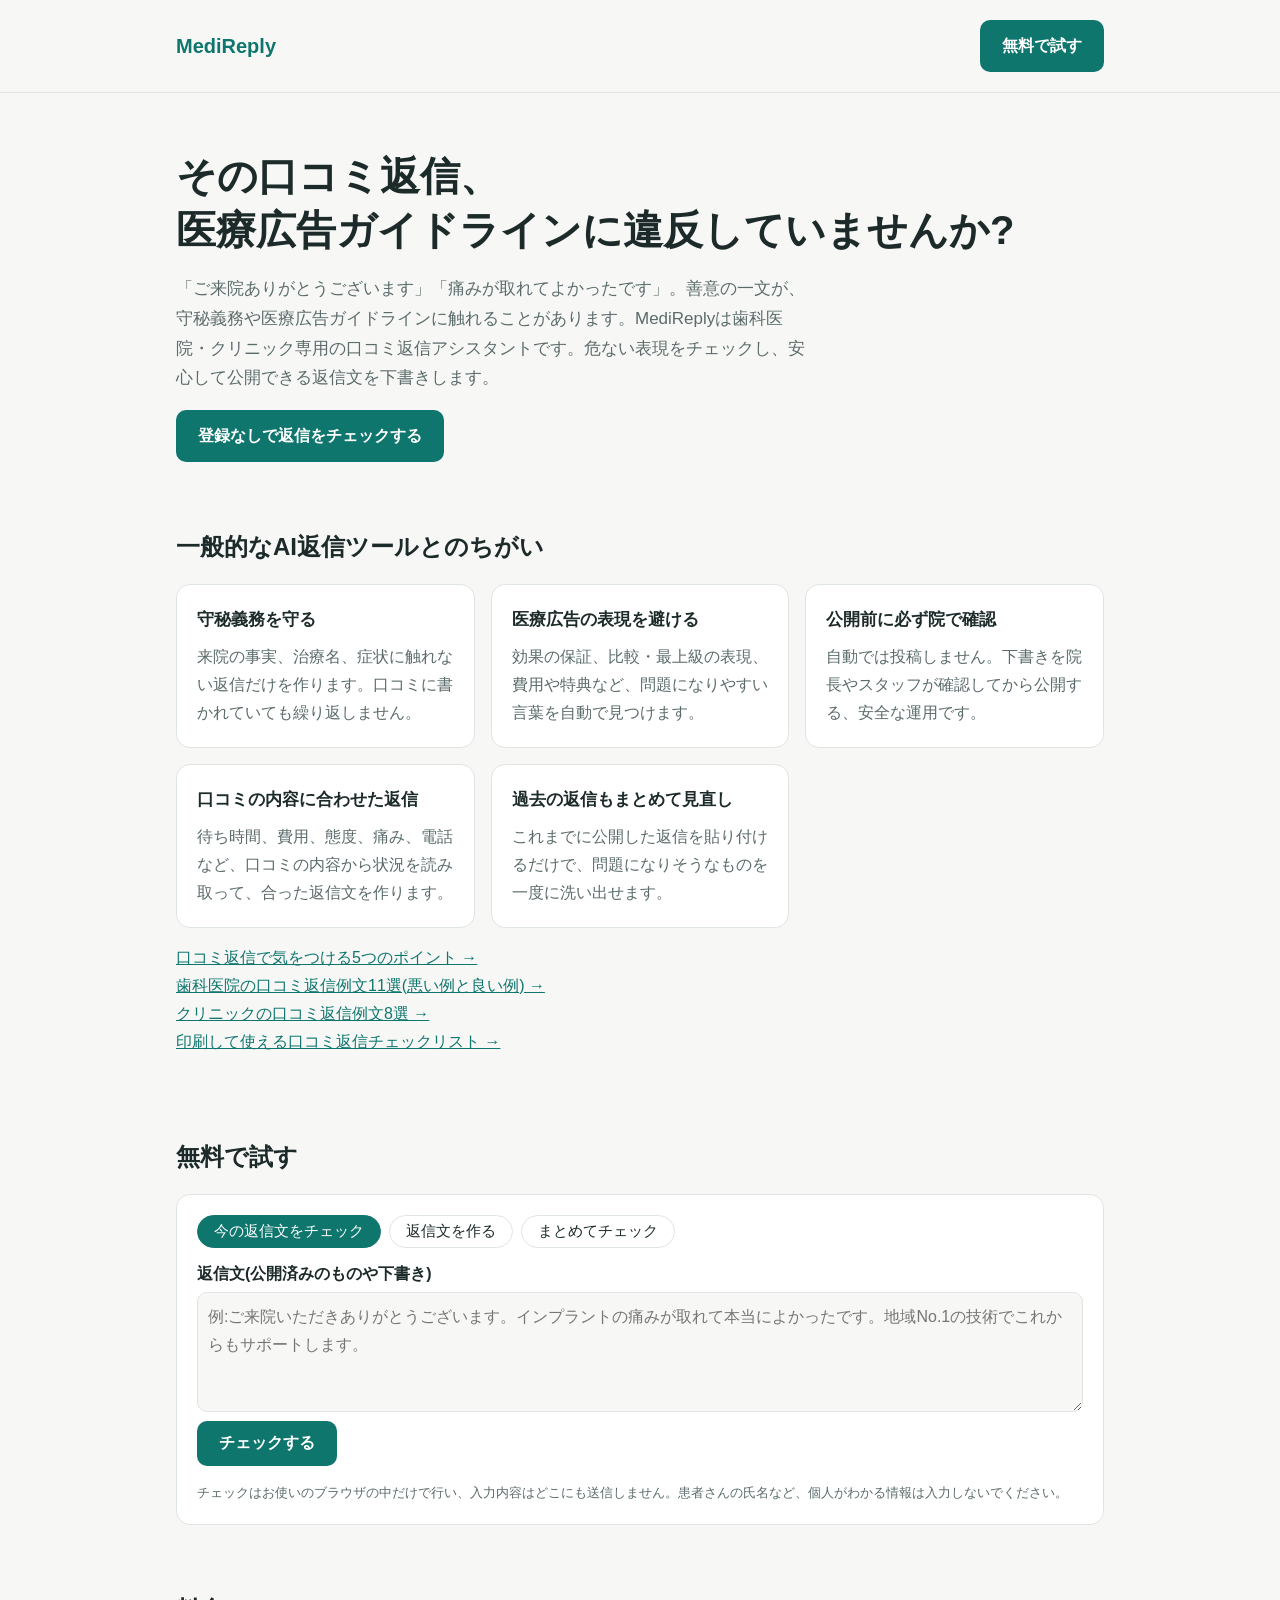
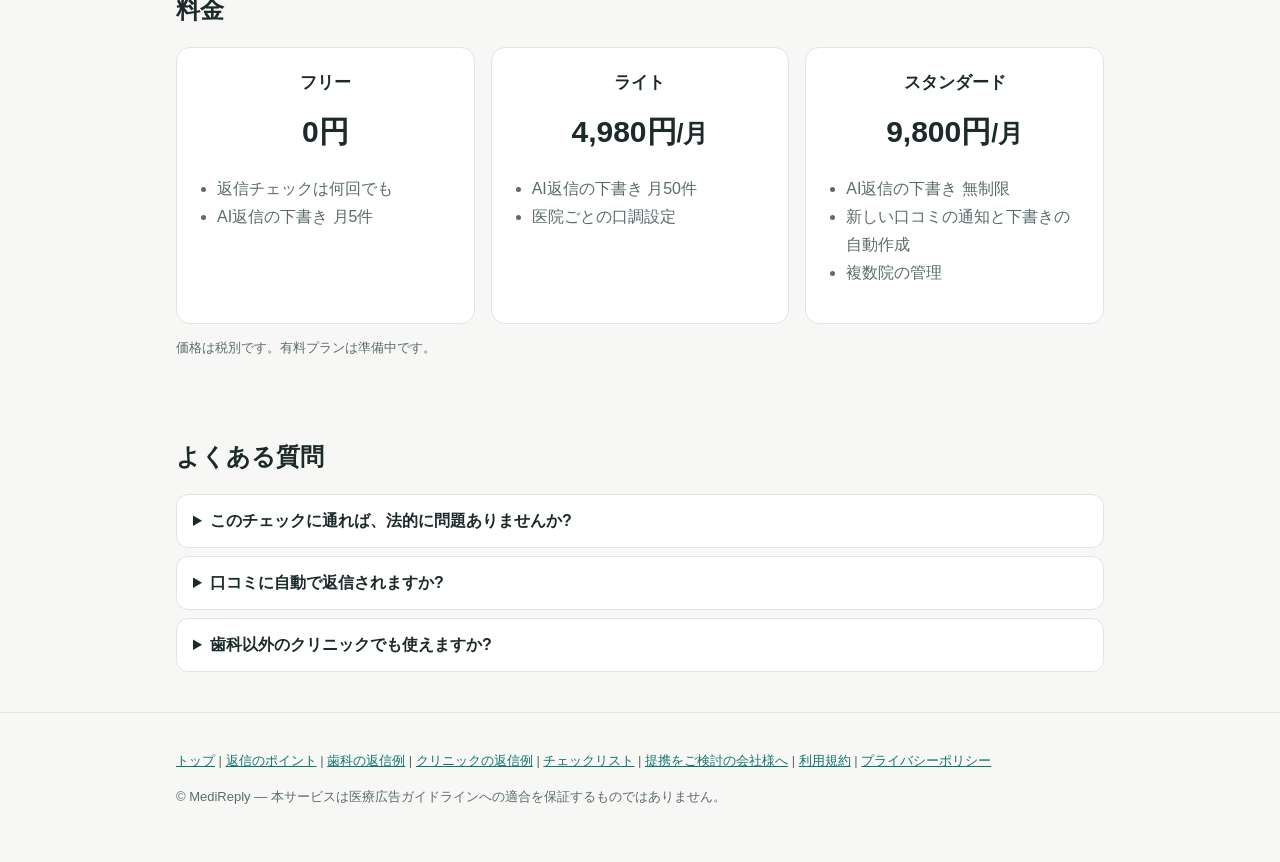
<file: index.html>
<!doctype html>
<html lang="ja">
<head>
<meta charset="utf-8">
<meta name="viewport" content="width=device-width, initial-scale=1">
<title>MediReply | 歯科・クリニックの口コミ返信を、医療広告ガイドラインに沿って</title>
<meta name="description" content="歯科医院・クリニック専用の口コミ返信アシスタント。守秘義務や医療広告ガイドラインに引っかかりやすい表現を自動でチェックし、安全な返信文を下書きします。">
<link rel="stylesheet" href="style.css">
</head>
<body>
<header><div class="wrap"><div class="logo">MediReply</div><a class="btn" href="#tool">無料で試す</a></div></header>

<main class="wrap">
  <div class="hero">
    <h1>その口コミ返信、<br>医療広告ガイドラインに違反していませんか?</h1>
    <p>「ご来院ありがとうございます」「痛みが取れてよかったです」。善意の一文が、守秘義務や医療広告ガイドラインに触れることがあります。MediReplyは歯科医院・クリニック専用の口コミ返信アシスタントです。危ない表現をチェックし、安心して公開できる返信文を下書きします。</p>
    <a class="btn" href="#tool">登録なしで返信をチェックする</a>
  </div>

  <section>
    <h2>一般的なAI返信ツールとのちがい</h2>
    <div class="grid">
      <div class="card"><h3>守秘義務を守る</h3><p>来院の事実、治療名、症状に触れない返信だけを作ります。口コミに書かれていても繰り返しません。</p></div>
      <div class="card"><h3>医療広告の表現を避ける</h3><p>効果の保証、比較・最上級の表現、費用や特典など、問題になりやすい言葉を自動で見つけます。</p></div>
      <div class="card"><h3>公開前に必ず院で確認</h3><p>自動では投稿しません。下書きを院長やスタッフが確認してから公開する、安全な運用です。</p></div>
      <div class="card"><h3>口コミの内容に合わせた返信</h3><p>待ち時間、費用、態度、痛み、電話など、口コミの内容から状況を読み取って、合った返信文を作ります。</p></div>
      <div class="card"><h3>過去の返信もまとめて見直し</h3><p>これまでに公開した返信を貼り付けるだけで、問題になりそうなものを一度に洗い出せます。</p></div>
    </div>
    <p><a href="guide.html">口コミ返信で気をつける5つのポイント →</a><br>
       <a href="examples-dental.html">歯科医院の口コミ返信例文11選(悪い例と良い例) →</a><br>
       <a href="examples-clinic.html">クリニックの口コミ返信例文8選 →</a><br>
       <a href="checklist.html">印刷して使える口コミ返信チェックリスト →</a></p>
  </section>

  <section id="tool">
    <h2>無料で試す</h2>
    <div class="card">
      <div class="tabs" role="tablist">
        <button class="tab" role="tab" aria-selected="true" data-pane="check">今の返信文をチェック</button>
        <button class="tab" role="tab" aria-selected="false" data-pane="draft">返信文を作る</button>
        <button class="tab" role="tab" aria-selected="false" data-pane="bulk">まとめてチェック</button>
      </div>

      <div id="pane-check">
        <label for="checkText">返信文(公開済みのものや下書き)</label>
        <textarea id="checkText" placeholder="例:ご来院いただきありがとうございます。インプラントの痛みが取れて本当によかったです。地域No.1の技術でこれからもサポートします。"></textarea>
        <p><button class="btn" id="checkBtn">チェックする</button></p>
      </div>

      <div id="pane-draft" hidden>
        <label for="review">患者さんの口コミ</label>
        <textarea id="review" placeholder="口コミの文章を貼り付けてください"></textarea>
        <div class="row">
          <div><label for="stars">星の数</label>
            <select id="stars"><option>5</option><option>4</option><option>3</option><option>2</option><option>1</option></select></div>
          <div><label for="clinic">署名(医院名)</label><input id="clinic" placeholder="例:さくら歯科クリニック 院長"></div>
        </div>
        <p><button class="btn" id="draftBtn">返信文を作る</button></p>
      </div>

      <div id="pane-bulk" hidden>
        <label for="bulkText">これまでの返信文(複数)</label>
        <textarea id="bulkText" style="min-height:220px" placeholder="返信文を、空行または「---」で区切って貼り付けてください。&#10;これまでに公開した返信を、まとめて見直せます。"></textarea>
        <p><button class="btn" id="bulkBtn">まとめてチェックする</button></p>
      </div>

      <div class="result" id="result" aria-live="polite"></div>
      <p class="note">チェックはお使いのブラウザの中だけで行い、入力内容はどこにも送信しません。患者さんの氏名など、個人がわかる情報は入力しないでください。</p>
    </div>
  </section>

  <section>
    <h2>料金</h2>
    <div class="grid">
      <div class="card price"><h3>フリー</h3><div class="yen">0円</div><ul><li>返信チェックは何回でも</li><li>AI返信の下書き 月5件</li></ul></div>
      <div class="card price"><h3>ライト</h3><div class="yen">4,980円<small>/月</small></div><ul><li>AI返信の下書き 月50件</li><li>医院ごとの口調設定</li></ul></div>
      <div class="card price"><h3>スタンダード</h3><div class="yen">9,800円<small>/月</small></div><ul><li>AI返信の下書き 無制限</li><li>新しい口コミの通知と下書きの自動作成</li><li>複数院の管理</li></ul></div>
    </div>
    <p class="note">価格は税別です。有料プランは準備中です。</p>
  </section>

  <section>
    <h2>よくある質問</h2>
    <details><summary>このチェックに通れば、法的に問題ありませんか?</summary><p>いいえ。MediReplyは問題になりやすい表現を機械的に見つける補助ツールで、法的な判断を保証するものではありません。判断に迷う場合は、所管の保健所や専門家にご相談ください。</p></details>
    <details><summary>口コミに自動で返信されますか?</summary><p>されません。患者さんの良い口コミに自動でお礼を返すこと自体が、体験談の広告と受け取られるおそれがあるという指摘もあります。MediReplyは下書きを作るだけで、公開するかどうかは必ず医院が判断します。</p></details>
    <details><summary>歯科以外のクリニックでも使えますか?</summary><p>使えます。内科、皮膚科、整形外科、美容クリニックなど、医療広告ガイドラインの対象となる医療機関に対応しています。</p></details>
  </section>
</main>

<footer><div class="wrap">
  <p><a href="index.html">トップ</a> | <a href="guide.html">返信のポイント</a> | <a href="examples-dental.html">歯科の返信例</a> | <a href="examples-clinic.html">クリニックの返信例</a> | <a href="checklist.html">チェックリスト</a> | <a href="for-partners.html">提携をご検討の会社様へ</a> | <a href="terms.html">利用規約</a> | <a href="privacy.html">プライバシーポリシー</a></p>
  <p>© MediReply — 本サービスは医療広告ガイドラインへの適合を保証するものではありません。</p>
</div></footer>

<script src="rules.js"></script>
<script src="config.js"></script>
<script>
const $ =(id) => document.getElementById(id);
const esc = (s) => s.replace(/[&<>"']/g, (c) => ({"&":"&amp;","<":"&lt;",">":"&gt;",'"':"&quot;","'":"&#39;"}[c]));

document.querySelectorAll(".tab").forEach((t) => t.addEventListener("click", () => {
  document.querySelectorAll(".tab").forEach((x) => x.setAttribute("aria-selected", x === t));
  for (const p of ["check", "draft", "bulk"]) $("pane-" + p).hidden = t.dataset.pane !== p;
  $("result").innerHTML = "";
}));

function highlight(text, findings) {
  let out = "", pos = 0;
  for (const f of findings) {
    if (f.start < pos) continue;
    out += esc(text.slice(pos, f.start));
    out += `<mark class="${f.level === "NG" ? "ng" : "warn"}">${esc(text.slice(f.start, f.end))}</mark>`;
    pos = f.end;
  }
  return out + esc(text.slice(pos));
}

function render(check, title) {
  const status = check.ok
    ? `<div class="status ok">問題になりやすい表現は見つかりませんでした${check.caution_count ? `(注意 ${check.caution_count}件)` : ""}</div>`
    : `<div class="status ng">問題になる可能性がある表現が ${check.ng_count}件 見つかりました${check.caution_count ? `(ほかに注意 ${check.caution_count}件)` : ""}</div>`;
  const list = check.findings.map((f) =>
    `<div class="finding ${f.level === "NG" ? "" : "warn"}"><b>${esc(f.level)}|${esc(f.category)}:「${esc(f.match)}」</b><br>${esc(f.reason)}<br><small>言い換えのヒント:${esc(f.suggestion)}</small></div>`).join("");
  $("result").innerHTML = (title ? `<h3>${title}</h3>` : "") + status + `<div class="reply">${highlight(check.text, check.findings)}</div>` + list;
}

// チェックはブラウザ内で行う(rules.js は rules.py から自動生成)。入力内容はどこにも送らない。
const M = window.MEDIREPLY;
const RULES = M.rules.map((r) => ({ ...r, rx: new RegExp(r.pattern, "gi") }));

function check(text) {
  const norm = (text || "").normalize("NFKC");
  const findings = [];
  for (const r of RULES) {
    r.rx.lastIndex = 0;
    let m;
    while ((m = r.rx.exec(norm))) {
      findings.push({ category: r.category, level: r.level, match: m[0], start: m.index, end: m.index + m[0].length, reason: r.reason, suggestion: r.suggestion });
      if (!m[0]) r.rx.lastIndex++;
    }
  }
  findings.sort((a, b) => a.start - b.start);
  const ng = findings.filter((f) => f.level === M.NG).length;
  return { text: norm, ok: ng === 0, ng_count: ng, caution_count: findings.length - ng, findings };
}

// drafter.choose_template と同じ選び方:口コミの内容と星の数で状況別のテンプレートを選ぶ
function templateReply(review, stars, clinic) {
  const text = (review || "").normalize("NFKC");
  const s = M.situations.find((s) => stars >= s.stars[0] && stars <= s.stars[1] && new RegExp(s.keywords).test(text));
  const key = stars >= 4 ? "high" : stars === 3 ? "mid" : "low";
  const reply = (s ? s.reply : M.templates[key]).replace("{clinic_name}", clinic.trim() || "院長");
  return { reply, label: s ? s.label : null };
}

// 署名はこのブラウザにだけ覚えておく(使えない環境では何もしない)
const store = {
  get(k) { try { return localStorage.getItem(k) || ""; } catch { return ""; } },
  set(k, v) { try { localStorage.setItem(k, v); } catch {} },
};
$("clinic").value = store.get("medireply.clinic");
$("clinic").addEventListener("change", () => store.set("medireply.clinic", $("clinic").value));

// AIで作るサーバー(app.py + APIキー)があるときだけ送信する。静的公開では config.js が false なので何も送らない
async function aiDraft(body) {
  if (!window.MEDIREPLY_AI) return null;
  try {
    const res = await fetch("/api/draft", { method: "POST", headers: { "Content-Type": "application/json" }, body: JSON.stringify(body) });
    if (!res.ok) return null;
    return await res.json();
  } catch { return null; }
}

$("checkBtn").addEventListener("click", () => {
  if (!$("checkText").value.trim()) {
    $("result").innerHTML = `<div class="status ng">返信文を入力してください。</div>`;
    return;
  }
  render(check($("checkText").value));
});

$("draftBtn").addEventListener("click", async (e) => {
  e.target.disabled = true;
  $("result").innerHTML = "<p>作成しています…</p>";
  const stars = Number($("stars").value);
  const d = await aiDraft({ review: $("review").value, stars, clinic_name: $("clinic").value });
  if (d && d.source === "ai") render(d.check, "返信案(AI作成・チェック済み)");
  else {
    const t = templateReply($("review").value, stars, $("clinic").value);
    render(check(t.reply), t.label ? `返信案(「${esc(t.label)}」についての口コミ向けテンプレート)` : "返信案(安全なテンプレート)");
  }
  e.target.disabled = false;
});

// まとめてチェック:空行または「---」で区切られた複数の返信文を一度に調べる
$("bulkBtn").addEventListener("click", () => {
  const items = $("bulkText").value.split(/\n\s*(?:---+)?\s*\n/).map((s) => s.trim()).filter(Boolean);
  if (!items.length) {
    $("result").innerHTML = `<div class="status ng">返信文を入力してください。</div>`;
    return;
  }
  const results = items.map(check);
  const bad = results.filter((r) => !r.ok).length;
  const summary = bad
    ? `<div class="status ng">${items.length}件中 ${bad}件に、問題になる可能性がある表現がありました</div>`
    : `<div class="status ok">${items.length}件すべて、問題になりやすい表現は見つかりませんでした</div>`;
  const rows = results.map((r, i) => `
    <details ${r.ok ? "" : "open"}>
      <summary>${i + 1}件目:${r.ok ? "問題なし" : `NG ${r.ng_count}件`}${r.caution_count ? `・注意 ${r.caution_count}件` : ""}</summary>
      <div class="reply">${highlight(r.text, r.findings)}</div>
      ${r.findings.map((f) => `<div class="finding ${f.level === "NG" ? "" : "warn"}"><b>${esc(f.level)}|${esc(f.category)}:「${esc(f.match)}」</b><br><small>${esc(f.suggestion)}</small></div>`).join("")}
    </details>`).join("");
  $("result").innerHTML = summary + rows;
});
</script>
</body>
</html>
</file>
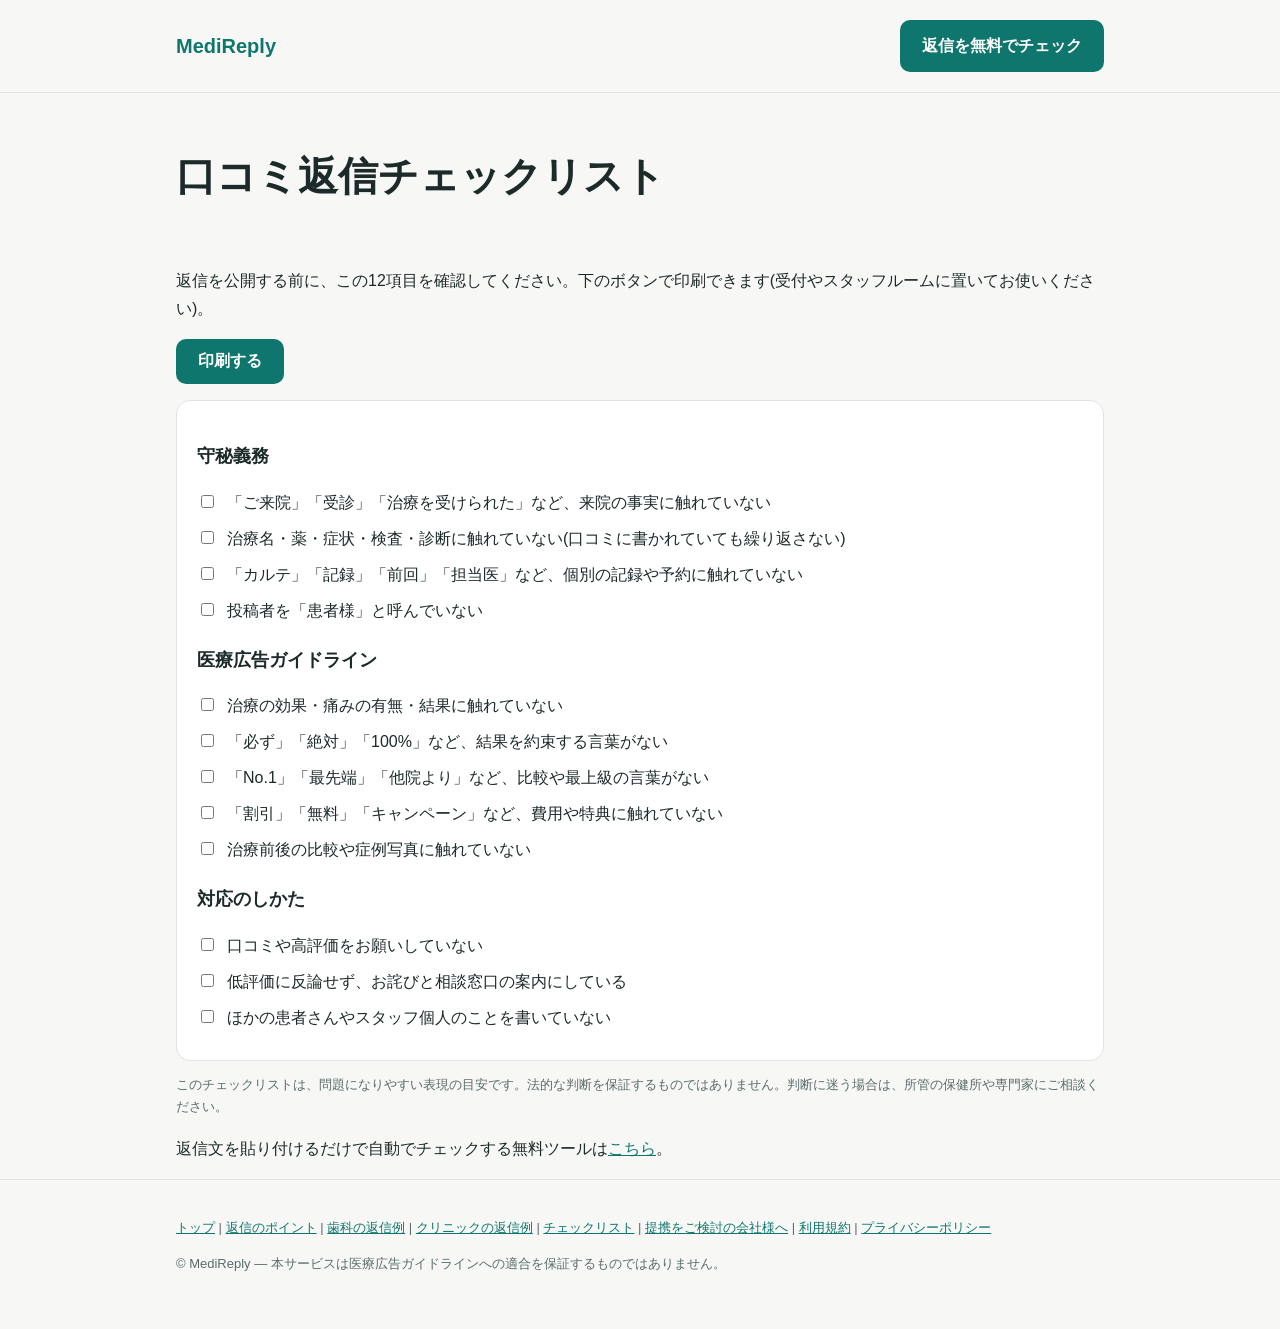
<file: checklist.html>
<!doctype html>
<html lang="ja">
<head>
<meta charset="utf-8">
<meta name="viewport" content="width=device-width, initial-scale=1">
<title>口コミ返信チェックリスト(印刷用)|歯科医院・クリニック向け | MediReply</title>
<meta name="description" content="歯科医院・クリニックの口コミ返信を公開する前に確認したい12項目のチェックリストです。印刷して受付やスタッフルームに置いて使えます。">
<meta property="og:type" content="article">
<meta property="og:site_name" content="MediReply">
<meta property="og:title" content="口コミ返信チェックリスト(印刷用)|歯科医院・クリニック向け">
<meta property="og:description" content="歯科医院・クリニックの口コミ返信を公開する前に確認したい12項目のチェックリストです。印刷して受付やスタッフルームに置いて使えます。">
<link rel="stylesheet" href="style.css">
</head>
<body>
<!-- build_static.py が自動で作るファイル。直接編集しない。 -->
<header><div class="wrap"><a class="logo" href="index.html">MediReply</a><a class="btn" href="index.html#tool">返信を無料でチェック</a></div></header>
<main class="wrap">
  <div class="hero"><h1>口コミ返信チェックリスト</h1></div>

  <p class="no-print">返信を公開する前に、この12項目を確認してください。下のボタンで印刷できます(受付やスタッフルームに置いてお使いください)。</p>
  <p class="no-print"><button class="btn" onclick="window.print()">印刷する</button></p>

  <section class="card checklist">
    <h2>守秘義務</h2>
    <label><input type="checkbox"> 「ご来院」「受診」「治療を受けられた」など、来院の事実に触れていない</label>
    <label><input type="checkbox"> 治療名・薬・症状・検査・診断に触れていない(口コミに書かれていても繰り返さない)</label>
    <label><input type="checkbox"> 「カルテ」「記録」「前回」「担当医」など、個別の記録や予約に触れていない</label>
    <label><input type="checkbox"> 投稿者を「患者様」と呼んでいない</label>

    <h2>医療広告ガイドライン</h2>
    <label><input type="checkbox"> 治療の効果・痛みの有無・結果に触れていない</label>
    <label><input type="checkbox"> 「必ず」「絶対」「100%」など、結果を約束する言葉がない</label>
    <label><input type="checkbox"> 「No.1」「最先端」「他院より」など、比較や最上級の言葉がない</label>
    <label><input type="checkbox"> 「割引」「無料」「キャンペーン」など、費用や特典に触れていない</label>
    <label><input type="checkbox"> 治療前後の比較や症例写真に触れていない</label>

    <h2>対応のしかた</h2>
    <label><input type="checkbox"> 口コミや高評価をお願いしていない</label>
    <label><input type="checkbox"> 低評価に反論せず、お詫びと相談窓口の案内にしている</label>
    <label><input type="checkbox"> ほかの患者さんやスタッフ個人のことを書いていない</label>
  </section>

  <p class="note">このチェックリストは、問題になりやすい表現の目安です。法的な判断を保証するものではありません。判断に迷う場合は、所管の保健所や専門家にご相談ください。</p>
  <p class="no-print">返信文を貼り付けるだけで自動でチェックする無料ツールは<a href="index.html#tool">こちら</a>。</p>
  <p class="print-only">MediReply — 口コミ返信の無料チェックツール</p>
</main>
<footer><div class="wrap">
  <p><a href="index.html">トップ</a> | <a href="guide.html">返信のポイント</a> | <a href="examples-dental.html">歯科の返信例</a> | <a href="examples-clinic.html">クリニックの返信例</a> | <a href="checklist.html">チェックリスト</a> | <a href="for-partners.html">提携をご検討の会社様へ</a> | <a href="terms.html">利用規約</a> | <a href="privacy.html">プライバシーポリシー</a></p>
  <p>© MediReply — 本サービスは医療広告ガイドラインへの適合を保証するものではありません。</p>
</div></footer>
</body>
</html>
</file>
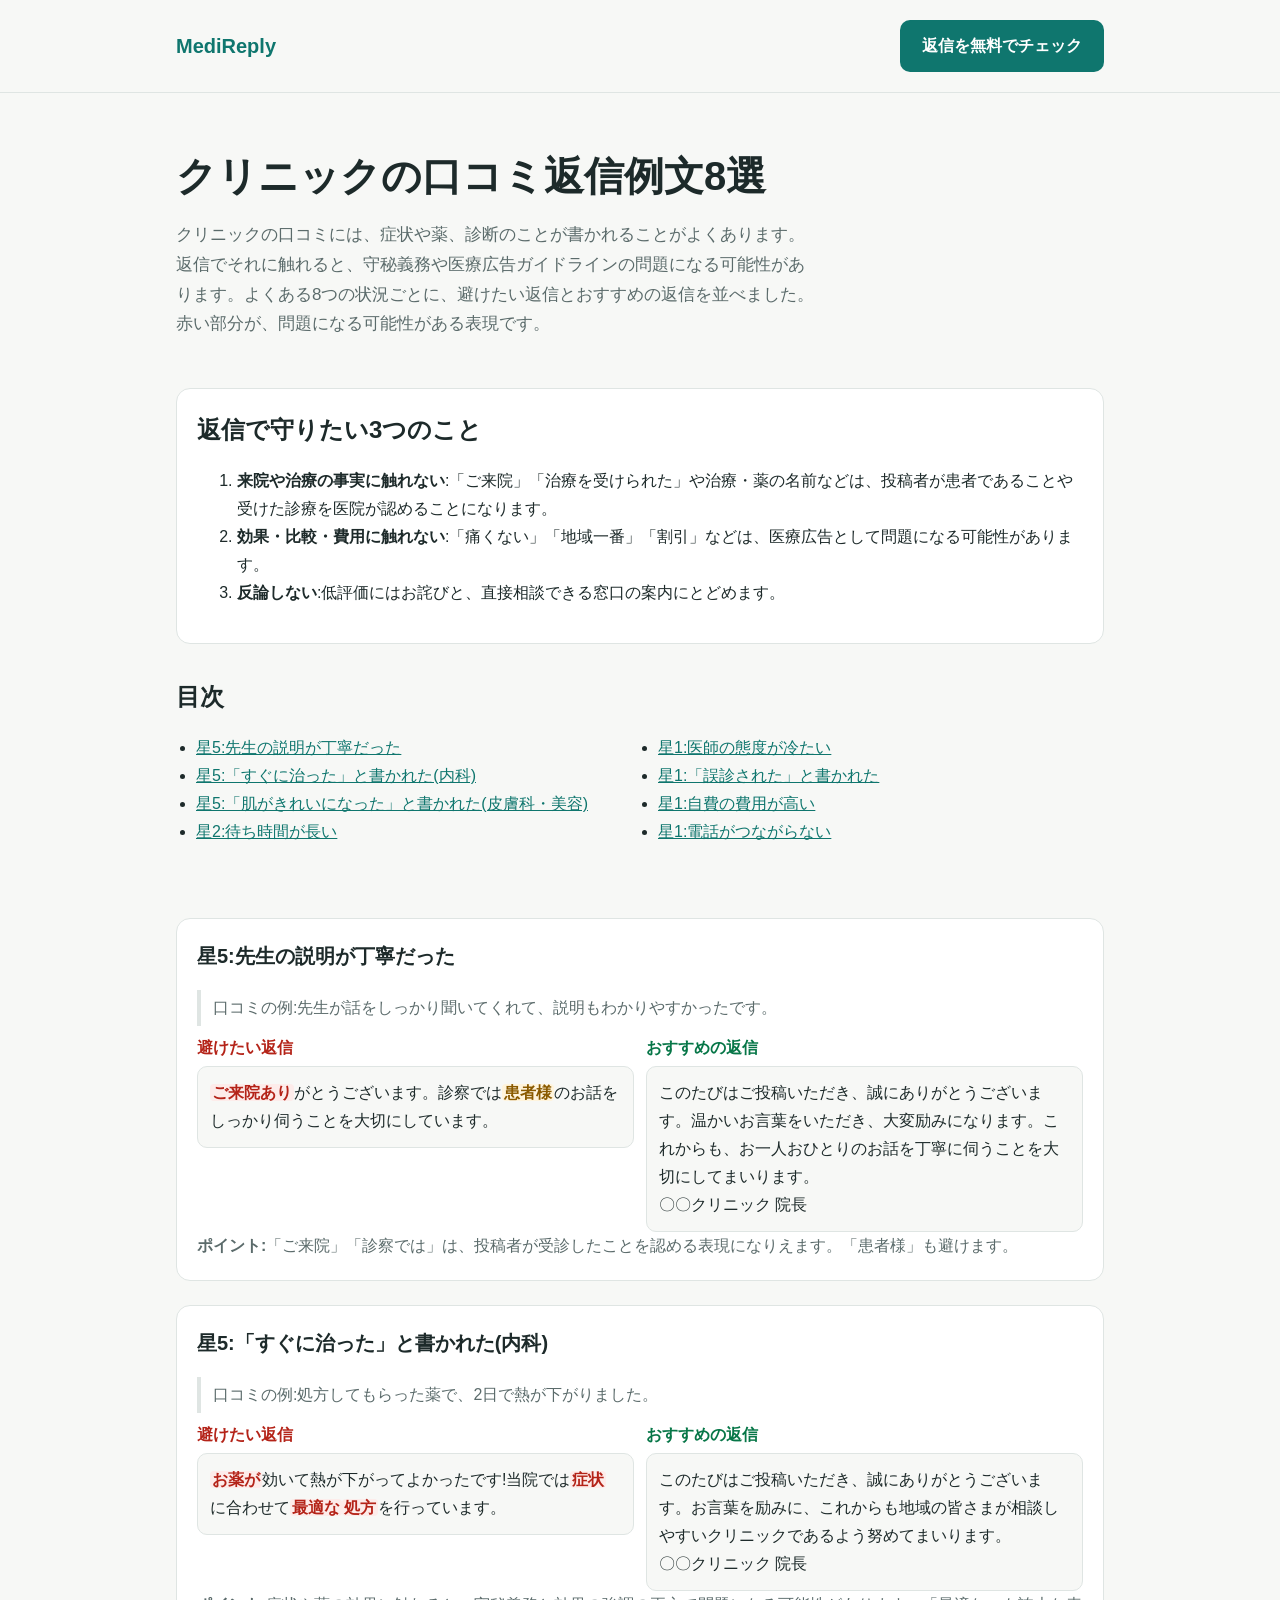
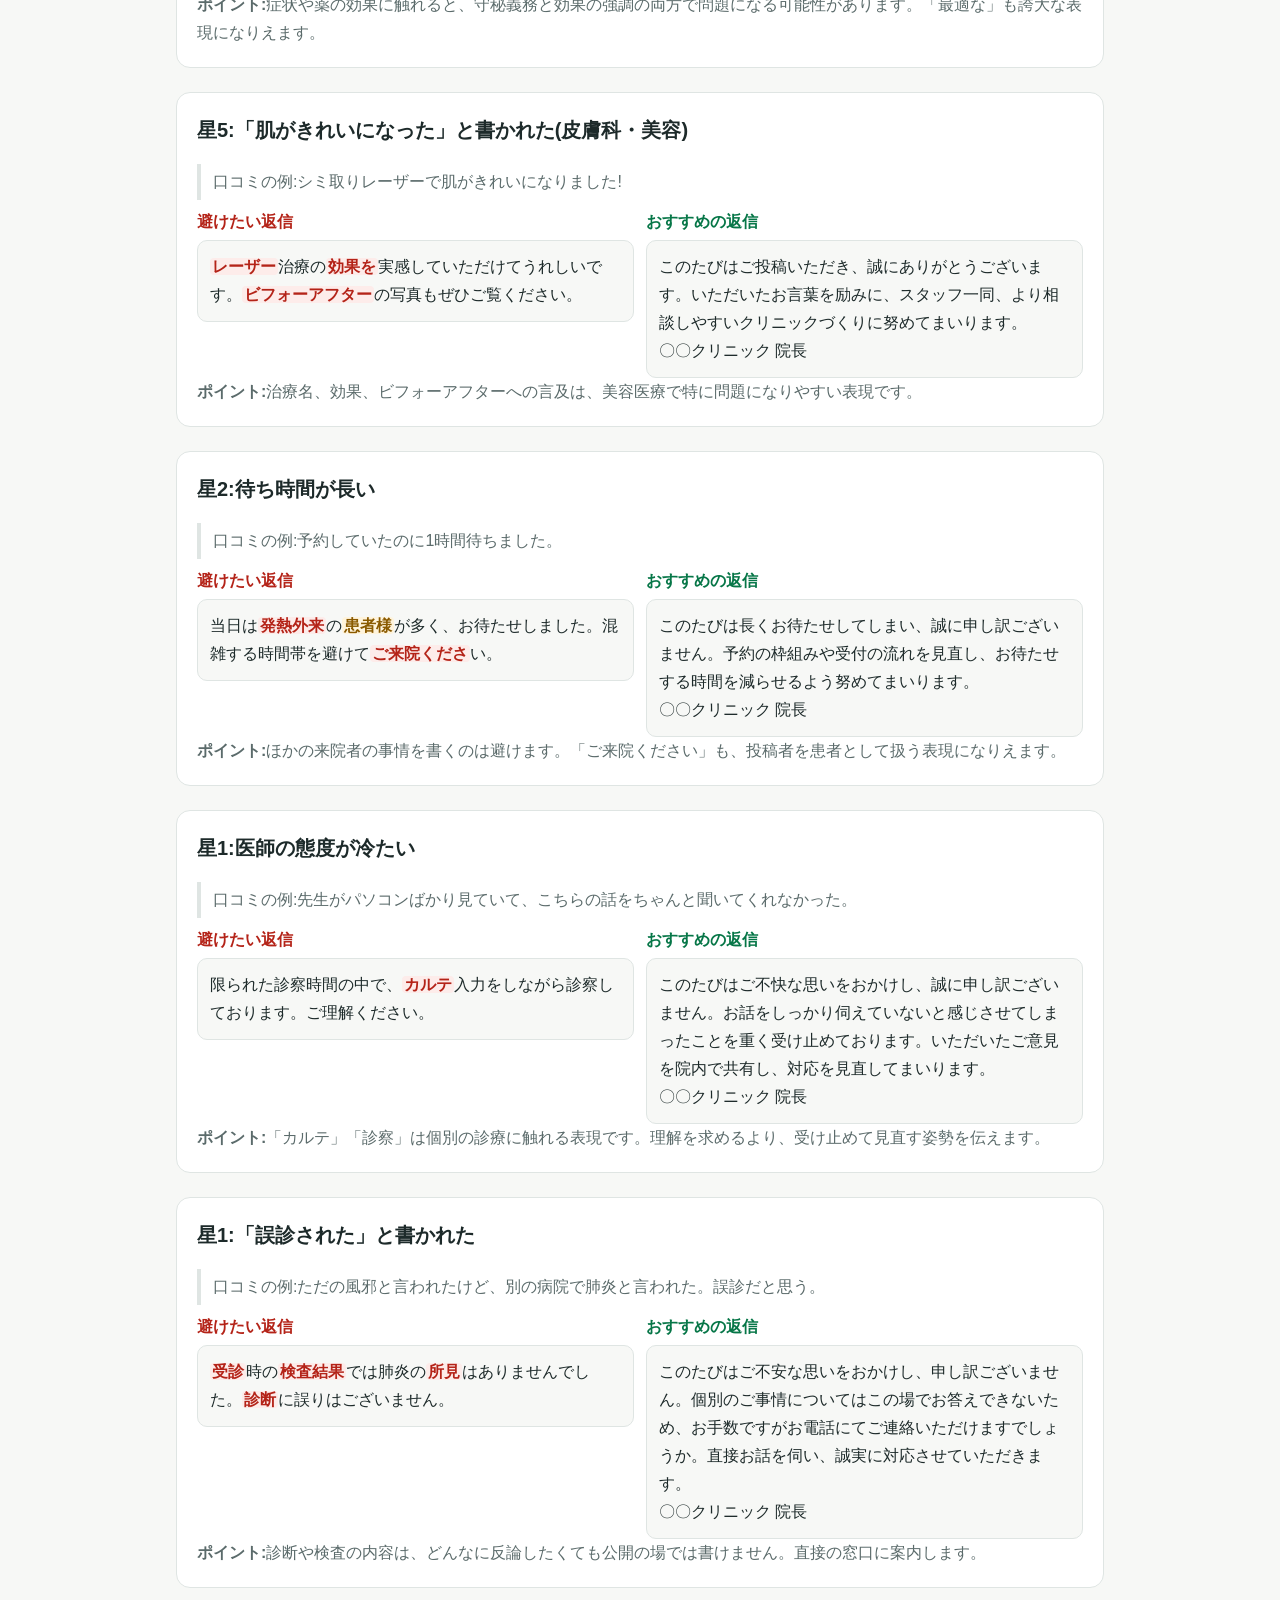
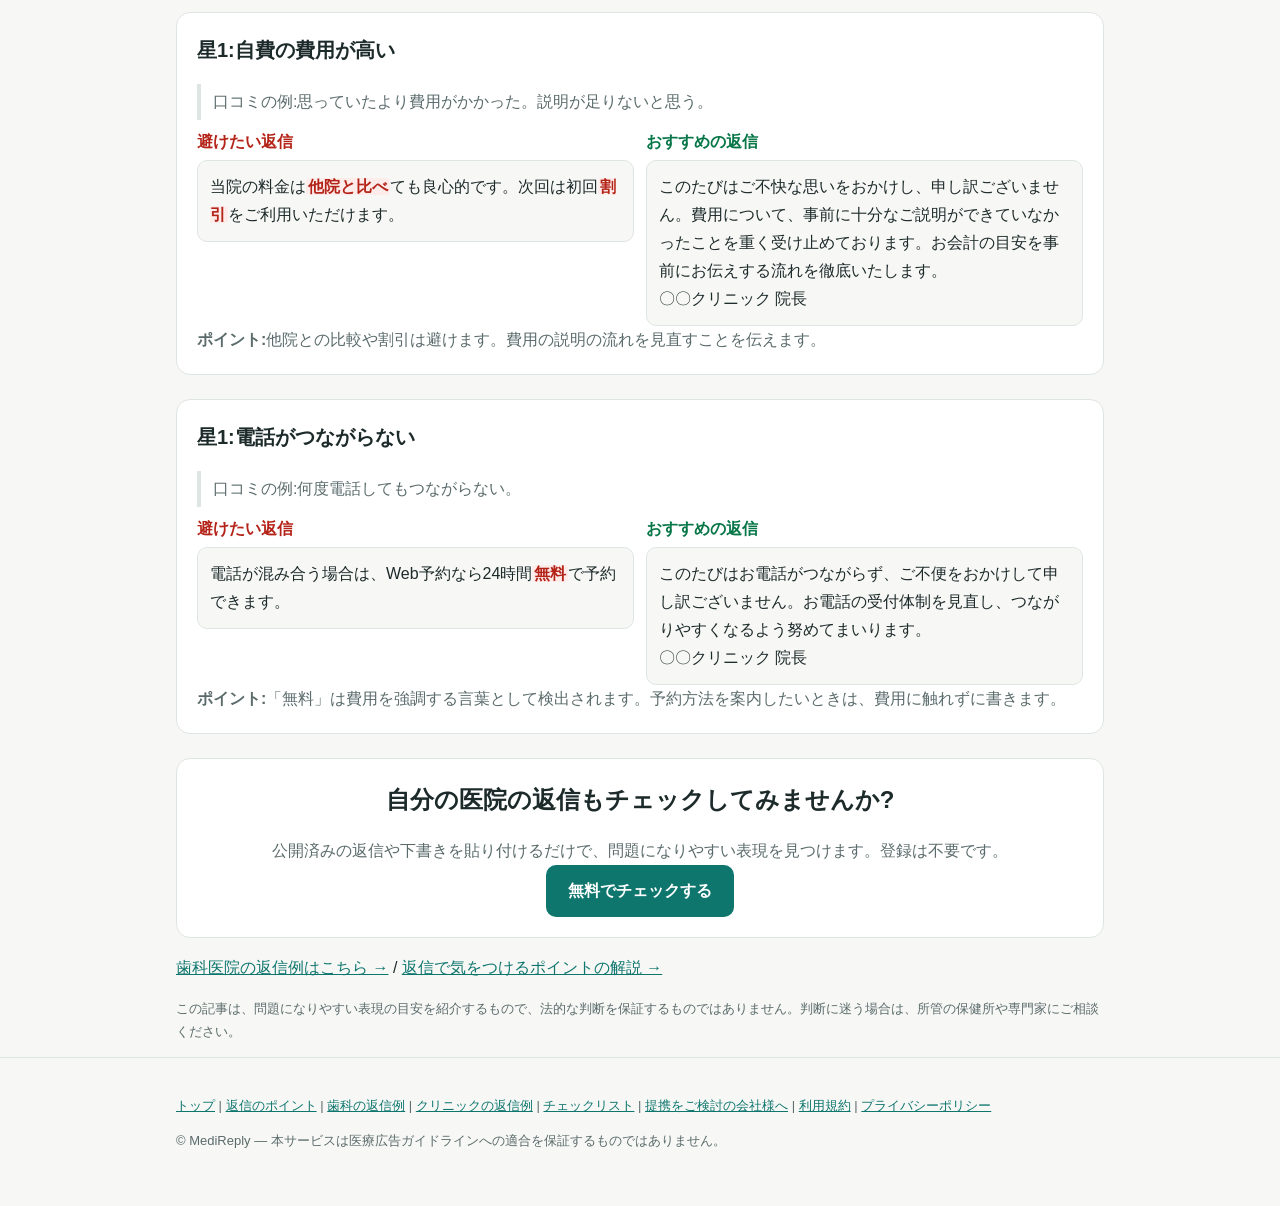
<file: examples-clinic.html>
<!doctype html>
<html lang="ja">
<head>
<meta charset="utf-8">
<meta name="viewport" content="width=device-width, initial-scale=1">
<title>クリニックの口コミ返信例文8選|内科・皮膚科・美容医療の守秘義務と医療広告ガイドライン | MediReply</title>
<meta name="description" content="内科・皮膚科・美容クリニックのGoogle口コミへの返信例文を、状況別に紹介します。「誤診された」「待ち時間が長い」などの低評価への返し方を、守秘義務と医療広告ガイドラインの観点で悪い例と良い例で解説します。">
<meta property="og:type" content="article">
<meta property="og:site_name" content="MediReply">
<meta property="og:title" content="クリニックの口コミ返信例文8選|内科・皮膚科・美容医療の守秘義務と医療広告ガイドライン">
<meta property="og:description" content="内科・皮膚科・美容クリニックのGoogle口コミへの返信例文を、状況別に紹介します。「誤診された」「待ち時間が長い」などの低評価への返し方を、守秘義務と医療広告ガイドラインの観点で悪い例と良い例で解説します。">
<link rel="stylesheet" href="style.css">
</head>
<body>
<!-- build_static.py が自動で作るファイル。直接編集しない。 -->
<header><div class="wrap"><a class="logo" href="index.html">MediReply</a><a class="btn" href="index.html#tool">返信を無料でチェック</a></div></header>
<main class="wrap">
  <div class="hero">
    <h1>クリニックの口コミ返信例文8選</h1>
    <p>クリニックの口コミには、症状や薬、診断のことが書かれることがよくあります。返信でそれに触れると、守秘義務や医療広告ガイドラインの問題になる可能性があります。よくある8つの状況ごとに、避けたい返信とおすすめの返信を並べました。赤い部分が、問題になる可能性がある表現です。</p>
  </div>

  <section class="card">
    <h2>返信で守りたい3つのこと</h2>
    <ol>
      <li><b>来院や治療の事実に触れない</b>:「ご来院」「治療を受けられた」や治療・薬の名前などは、投稿者が患者であることや受けた診療を医院が認めることになります。</li>
      <li><b>効果・比較・費用に触れない</b>:「痛くない」「地域一番」「割引」などは、医療広告として問題になる可能性があります。</li>
      <li><b>反論しない</b>:低評価にはお詫びと、直接相談できる窓口の案内にとどめます。</li>
    </ol>
  </section>

  <section>
    <h2>目次</h2>
    <ul class="toc">
<li><a href="#thanks">星5:先生の説明が丁寧だった</a></li>
<li><a href="#cured">星5:「すぐに治った」と書かれた(内科)</a></li>
<li><a href="#skin">星5:「肌がきれいになった」と書かれた(皮膚科・美容)</a></li>
<li><a href="#wait">星2:待ち時間が長い</a></li>
<li><a href="#rude">星1:医師の態度が冷たい</a></li>
<li><a href="#diagnosis">星1:「誤診された」と書かれた</a></li>
<li><a href="#price">星1:自費の費用が高い</a></li>
<li><a href="#phone">星1:電話がつながらない</a></li>
    </ul>
  </section>

  <section class="example card" id="thanks">
    <h2>星5:先生の説明が丁寧だった</h2>
    <div class="quote">口コミの例:先生が話をしっかり聞いてくれて、説明もわかりやすかったです。</div>
    <div class="pair">
      <div class="bad"><div class="label">避けたい返信</div><div class="reply"><mark class="ng">ご来院あり</mark>がとうございます。診察では<mark class="warn">患者様</mark>のお話をしっかり伺うことを大切にしています。</div></div>
      <div class="good"><div class="label">おすすめの返信</div><div class="reply">このたびはご投稿いただき、誠にありがとうございます。温かいお言葉をいただき、大変励みになります。これからも、お一人おひとりのお話を丁寧に伺うことを大切にしてまいります。
〇〇クリニック 院長</div></div>
    </div>
    <p class="point"><b>ポイント:</b>「ご来院」「診察では」は、投稿者が受診したことを認める表現になりえます。「患者様」も避けます。</p>
  </section>
  <section class="example card" id="cured">
    <h2>星5:「すぐに治った」と書かれた(内科)</h2>
    <div class="quote">口コミの例:処方してもらった薬で、2日で熱が下がりました。</div>
    <div class="pair">
      <div class="bad"><div class="label">避けたい返信</div><div class="reply"><mark class="ng">お薬が</mark>効いて熱が下がってよかったです!当院では<mark class="ng">症状</mark>に合わせて<mark class="ng">最適な</mark><mark class="ng">処方</mark>を行っています。</div></div>
      <div class="good"><div class="label">おすすめの返信</div><div class="reply">このたびはご投稿いただき、誠にありがとうございます。お言葉を励みに、これからも地域の皆さまが相談しやすいクリニックであるよう努めてまいります。
〇〇クリニック 院長</div></div>
    </div>
    <p class="point"><b>ポイント:</b>症状や薬の効果に触れると、守秘義務と効果の強調の両方で問題になる可能性があります。「最適な」も誇大な表現になりえます。</p>
  </section>
  <section class="example card" id="skin">
    <h2>星5:「肌がきれいになった」と書かれた(皮膚科・美容)</h2>
    <div class="quote">口コミの例:シミ取りレーザーで肌がきれいになりました!</div>
    <div class="pair">
      <div class="bad"><div class="label">避けたい返信</div><div class="reply"><mark class="ng">レーザー</mark>治療の<mark class="ng">効果を</mark>実感していただけてうれしいです。<mark class="ng">ビフォーアフター</mark>の写真もぜひご覧ください。</div></div>
      <div class="good"><div class="label">おすすめの返信</div><div class="reply">このたびはご投稿いただき、誠にありがとうございます。いただいたお言葉を励みに、スタッフ一同、より相談しやすいクリニックづくりに努めてまいります。
〇〇クリニック 院長</div></div>
    </div>
    <p class="point"><b>ポイント:</b>治療名、効果、ビフォーアフターへの言及は、美容医療で特に問題になりやすい表現です。</p>
  </section>
  <section class="example card" id="wait">
    <h2>星2:待ち時間が長い</h2>
    <div class="quote">口コミの例:予約していたのに1時間待ちました。</div>
    <div class="pair">
      <div class="bad"><div class="label">避けたい返信</div><div class="reply">当日は<mark class="ng">発熱外来</mark>の<mark class="warn">患者様</mark>が多く、お待たせしました。混雑する時間帯を避けて<mark class="ng">ご来院くださ</mark>い。</div></div>
      <div class="good"><div class="label">おすすめの返信</div><div class="reply">このたびは長くお待たせしてしまい、誠に申し訳ございません。予約の枠組みや受付の流れを見直し、お待たせする時間を減らせるよう努めてまいります。
〇〇クリニック 院長</div></div>
    </div>
    <p class="point"><b>ポイント:</b>ほかの来院者の事情を書くのは避けます。「ご来院ください」も、投稿者を患者として扱う表現になりえます。</p>
  </section>
  <section class="example card" id="rude">
    <h2>星1:医師の態度が冷たい</h2>
    <div class="quote">口コミの例:先生がパソコンばかり見ていて、こちらの話をちゃんと聞いてくれなかった。</div>
    <div class="pair">
      <div class="bad"><div class="label">避けたい返信</div><div class="reply">限られた診察時間の中で、<mark class="ng">カルテ</mark>入力をしながら診察しております。ご理解ください。</div></div>
      <div class="good"><div class="label">おすすめの返信</div><div class="reply">このたびはご不快な思いをおかけし、誠に申し訳ございません。お話をしっかり伺えていないと感じさせてしまったことを重く受け止めております。いただいたご意見を院内で共有し、対応を見直してまいります。
〇〇クリニック 院長</div></div>
    </div>
    <p class="point"><b>ポイント:</b>「カルテ」「診察」は個別の診療に触れる表現です。理解を求めるより、受け止めて見直す姿勢を伝えます。</p>
  </section>
  <section class="example card" id="diagnosis">
    <h2>星1:「誤診された」と書かれた</h2>
    <div class="quote">口コミの例:ただの風邪と言われたけど、別の病院で肺炎と言われた。誤診だと思う。</div>
    <div class="pair">
      <div class="bad"><div class="label">避けたい返信</div><div class="reply"><mark class="ng">受診</mark>時の<mark class="ng">検査結果</mark>では肺炎の<mark class="ng">所見</mark>はありませんでした。<mark class="ng">診断</mark>に誤りはございません。</div></div>
      <div class="good"><div class="label">おすすめの返信</div><div class="reply">このたびはご不安な思いをおかけし、申し訳ございません。個別のご事情についてはこの場でお答えできないため、お手数ですがお電話にてご連絡いただけますでしょうか。直接お話を伺い、誠実に対応させていただきます。
〇〇クリニック 院長</div></div>
    </div>
    <p class="point"><b>ポイント:</b>診断や検査の内容は、どんなに反論したくても公開の場では書けません。直接の窓口に案内します。</p>
  </section>
  <section class="example card" id="price">
    <h2>星1:自費の費用が高い</h2>
    <div class="quote">口コミの例:思っていたより費用がかかった。説明が足りないと思う。</div>
    <div class="pair">
      <div class="bad"><div class="label">避けたい返信</div><div class="reply">当院の料金は<mark class="ng">他院と比べ</mark>ても良心的です。次回は初回<mark class="ng">割引</mark>をご利用いただけます。</div></div>
      <div class="good"><div class="label">おすすめの返信</div><div class="reply">このたびはご不快な思いをおかけし、申し訳ございません。費用について、事前に十分なご説明ができていなかったことを重く受け止めております。お会計の目安を事前にお伝えする流れを徹底いたします。
〇〇クリニック 院長</div></div>
    </div>
    <p class="point"><b>ポイント:</b>他院との比較や割引は避けます。費用の説明の流れを見直すことを伝えます。</p>
  </section>
  <section class="example card" id="phone">
    <h2>星1:電話がつながらない</h2>
    <div class="quote">口コミの例:何度電話してもつながらない。</div>
    <div class="pair">
      <div class="bad"><div class="label">避けたい返信</div><div class="reply">電話が混み合う場合は、Web予約なら24時間<mark class="ng">無料</mark>で予約できます。</div></div>
      <div class="good"><div class="label">おすすめの返信</div><div class="reply">このたびはお電話がつながらず、ご不便をおかけして申し訳ございません。お電話の受付体制を見直し、つながりやすくなるよう努めてまいります。
〇〇クリニック 院長</div></div>
    </div>
    <p class="point"><b>ポイント:</b>「無料」は費用を強調する言葉として検出されます。予約方法を案内したいときは、費用に触れずに書きます。</p>
  </section>

  <section class="card cta">
    <h2>自分の医院の返信もチェックしてみませんか?</h2>
    <p>公開済みの返信や下書きを貼り付けるだけで、問題になりやすい表現を見つけます。登録は不要です。</p>
    <p><a class="btn" href="index.html#tool">無料でチェックする</a></p>
  </section>
  <p><a href="examples-dental.html">歯科医院の返信例はこちら →</a> / <a href="guide.html">返信で気をつけるポイントの解説 →</a></p>
  <p class="note">この記事は、問題になりやすい表現の目安を紹介するもので、法的な判断を保証するものではありません。判断に迷う場合は、所管の保健所や専門家にご相談ください。</p>
</main>
<footer><div class="wrap">
  <p><a href="index.html">トップ</a> | <a href="guide.html">返信のポイント</a> | <a href="examples-dental.html">歯科の返信例</a> | <a href="examples-clinic.html">クリニックの返信例</a> | <a href="checklist.html">チェックリスト</a> | <a href="for-partners.html">提携をご検討の会社様へ</a> | <a href="terms.html">利用規約</a> | <a href="privacy.html">プライバシーポリシー</a></p>
  <p>© MediReply — 本サービスは医療広告ガイドラインへの適合を保証するものではありません。</p>
</div></footer>
</body>
</html>
</file>
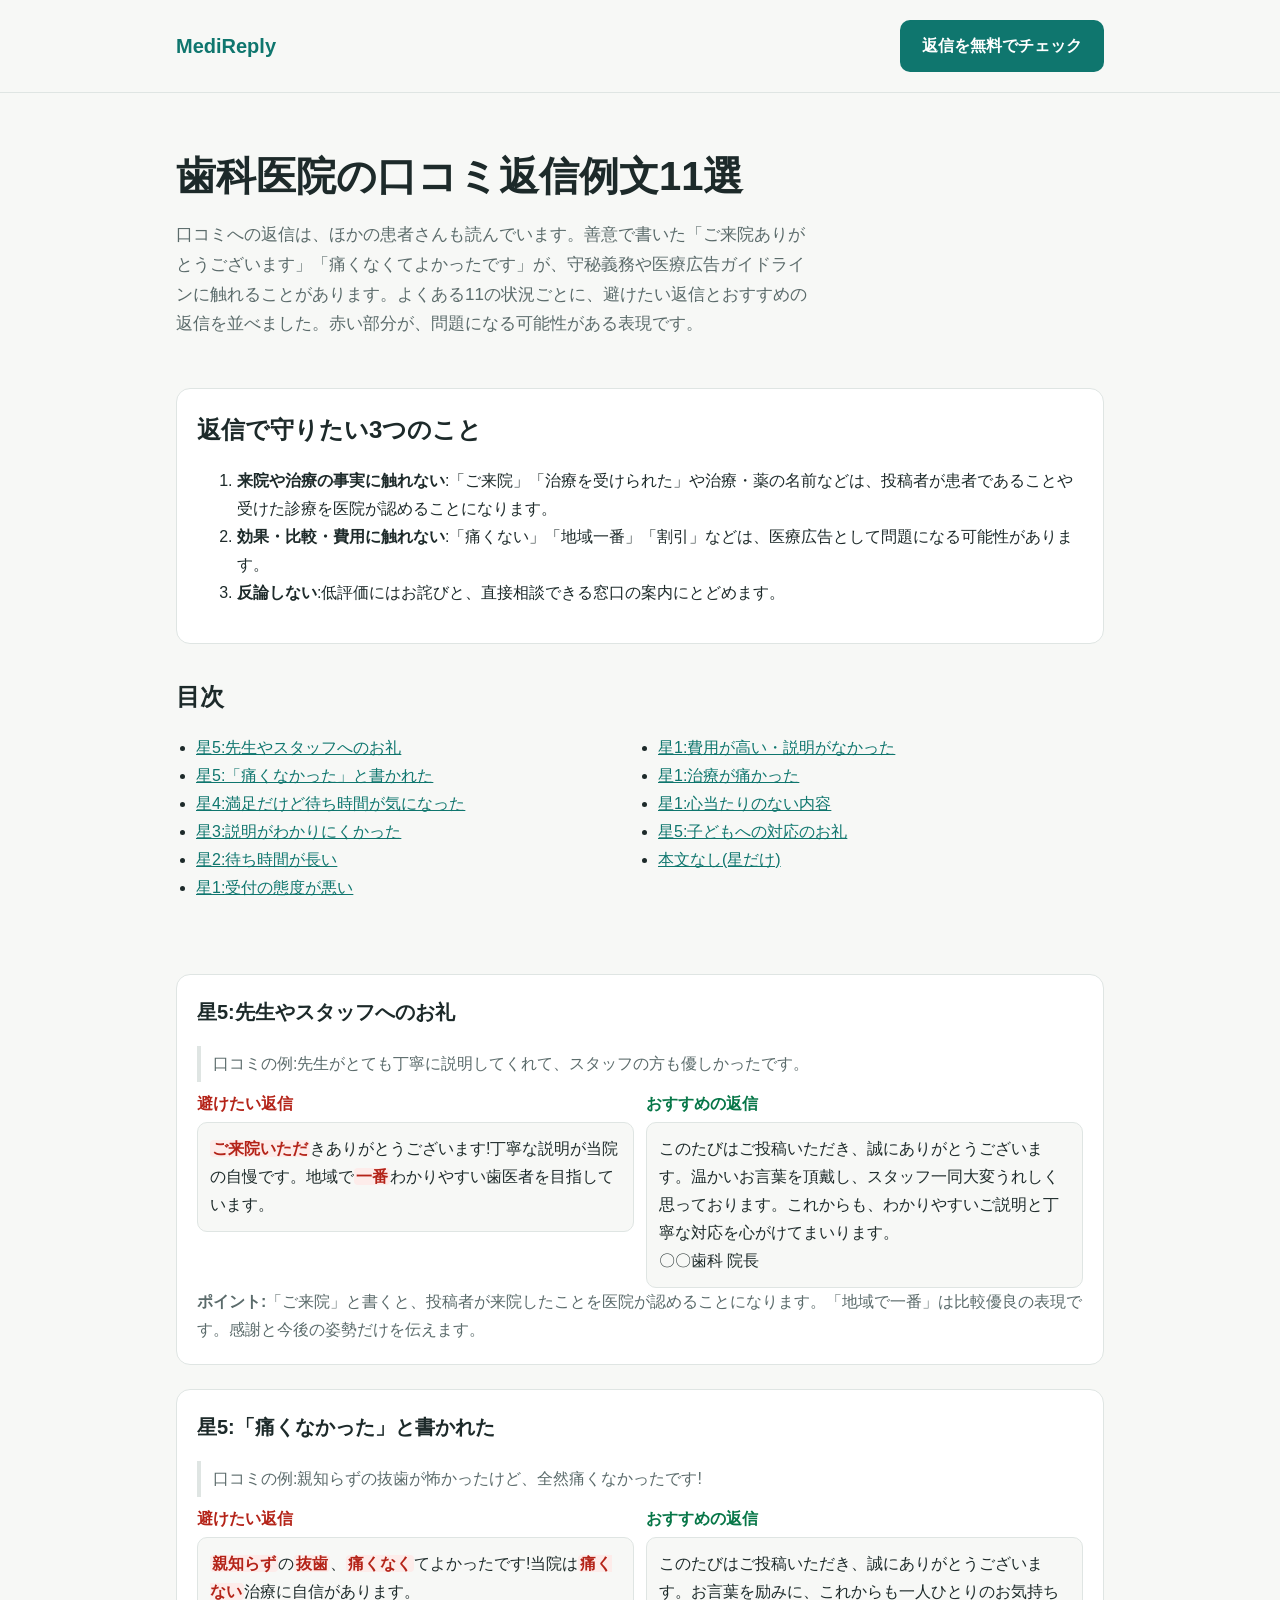
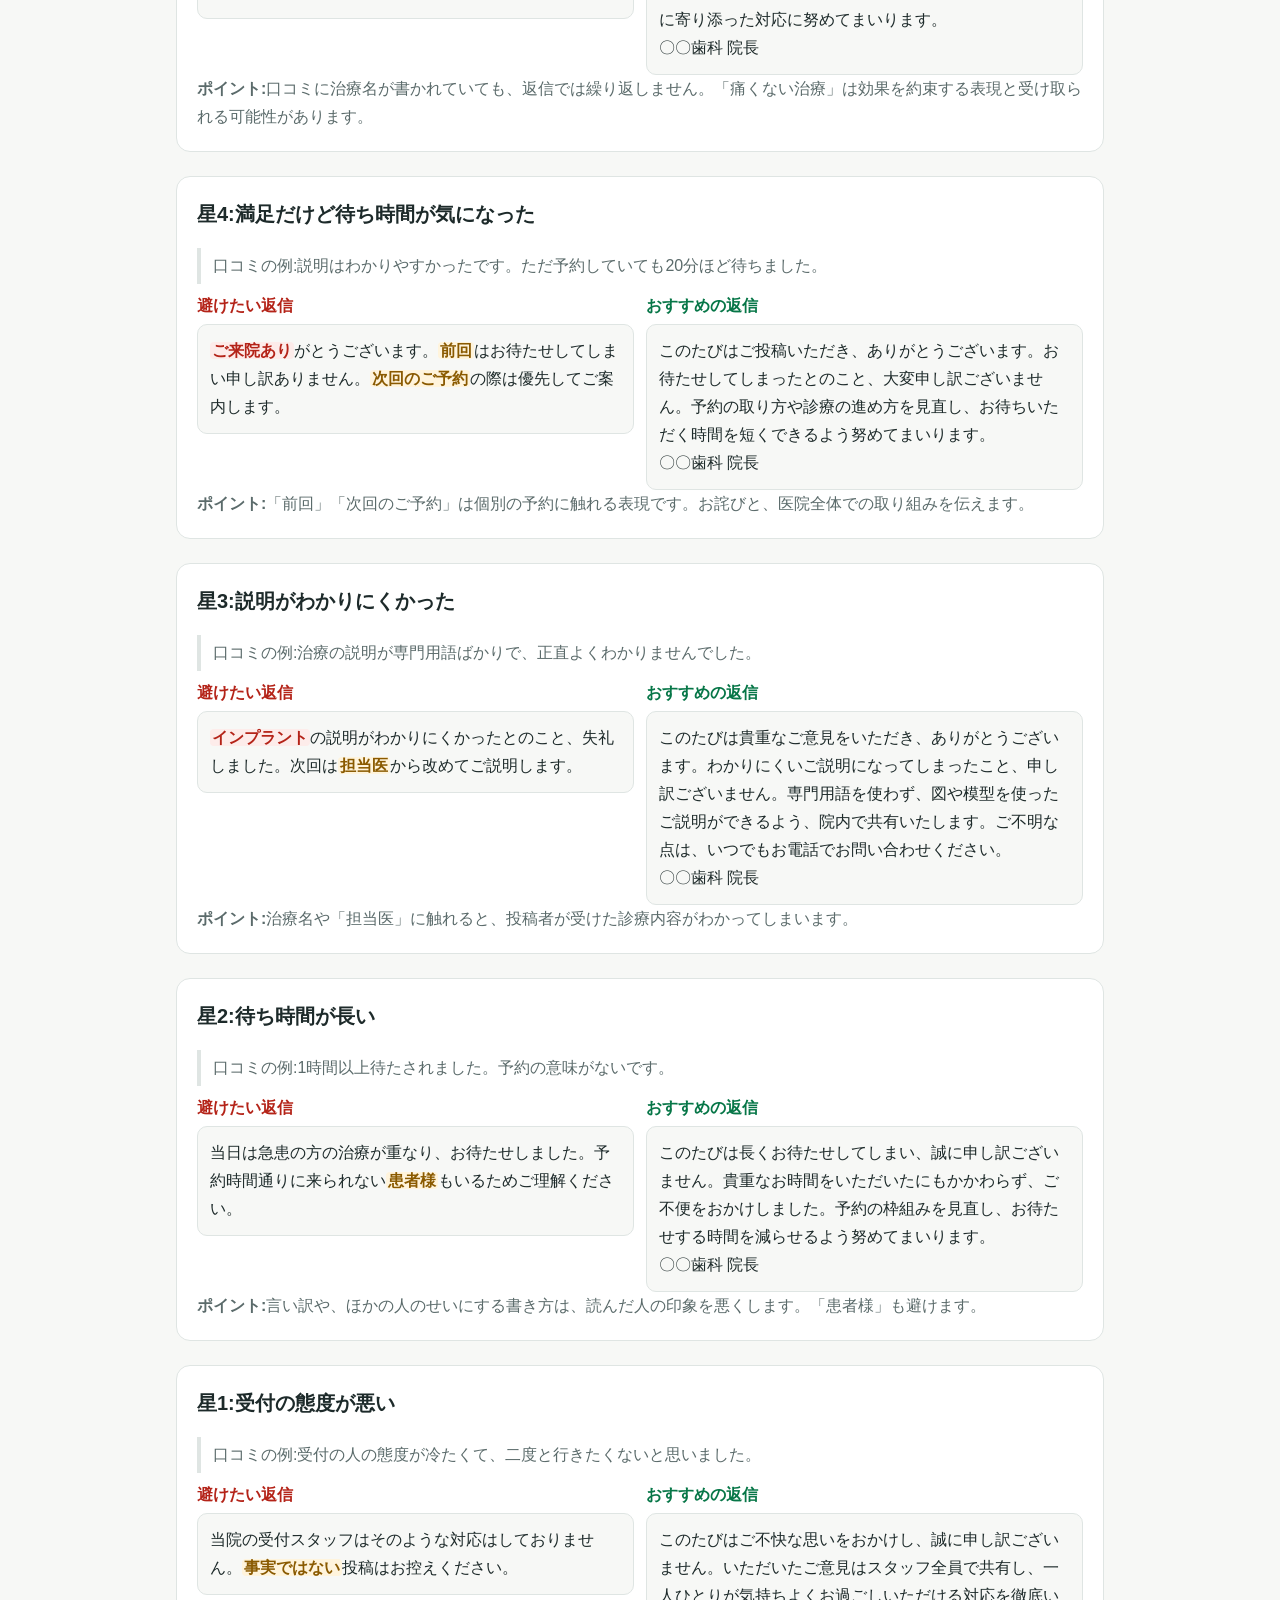
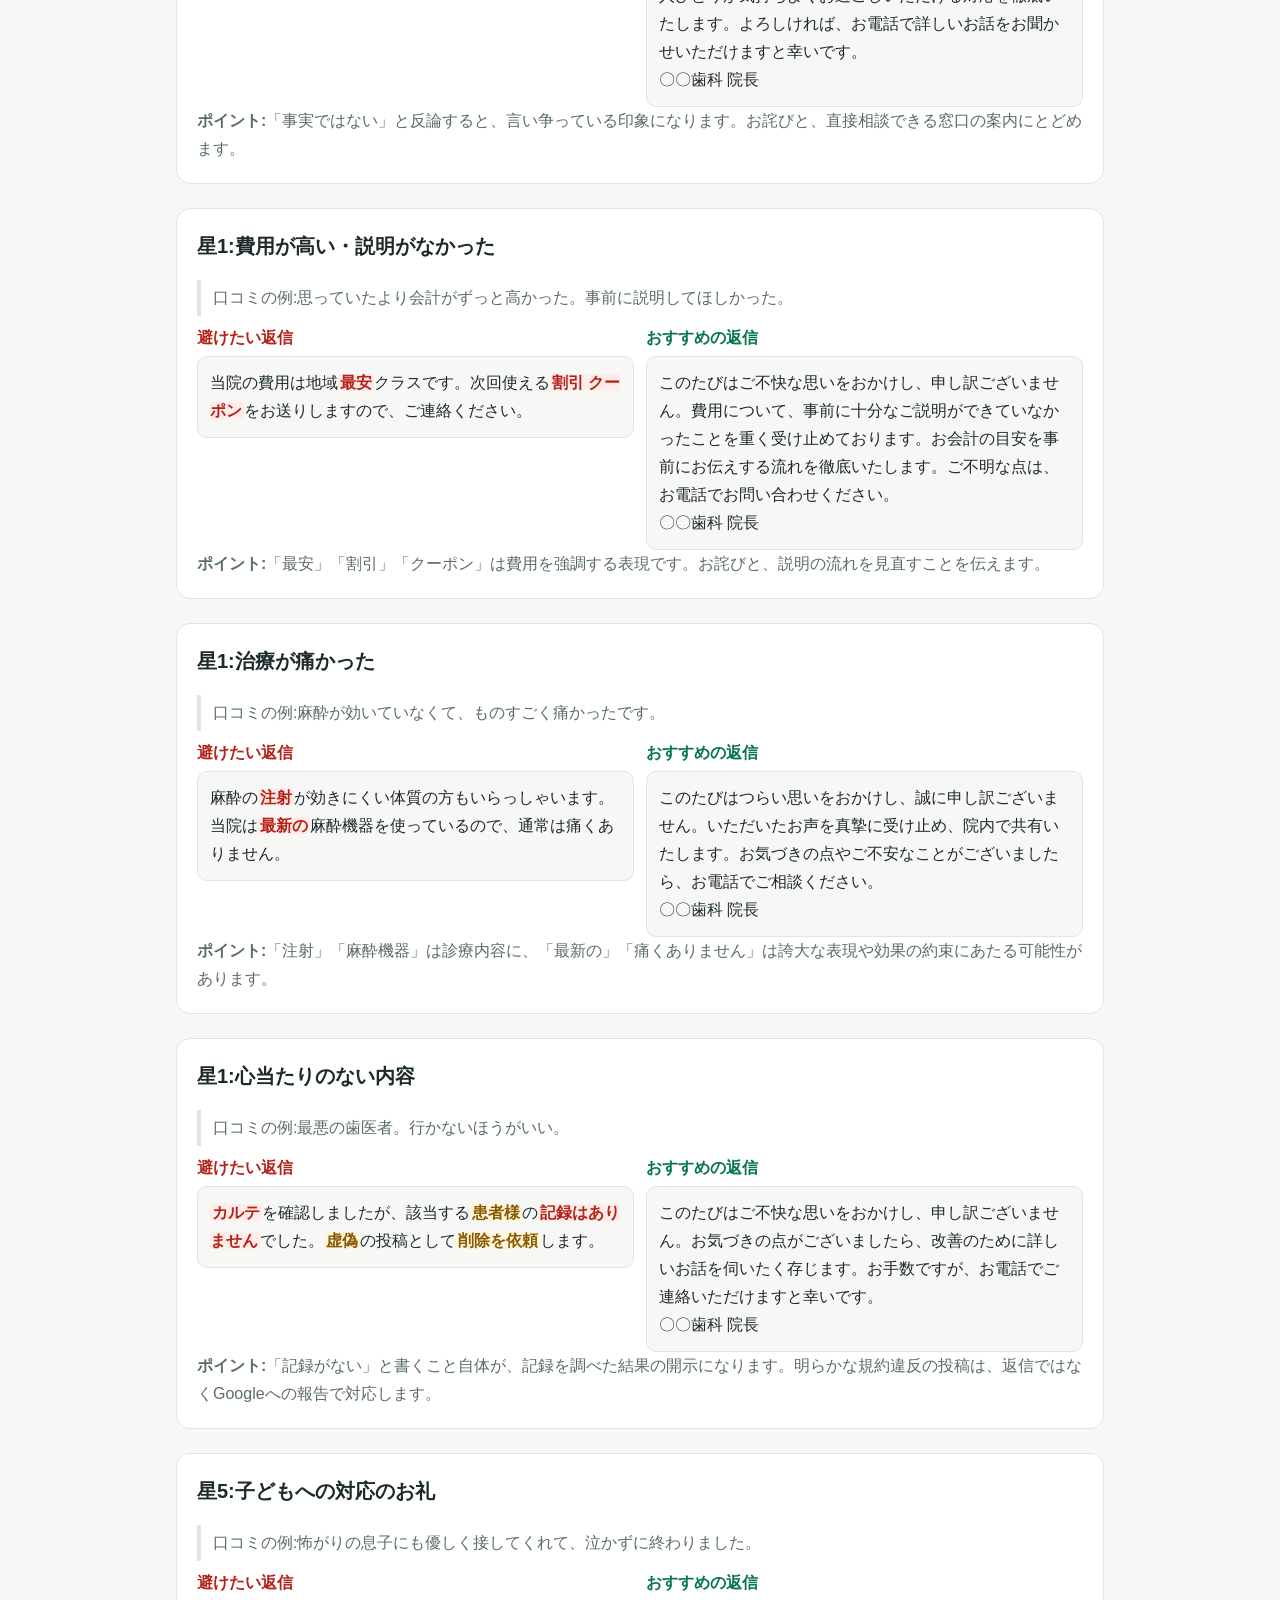
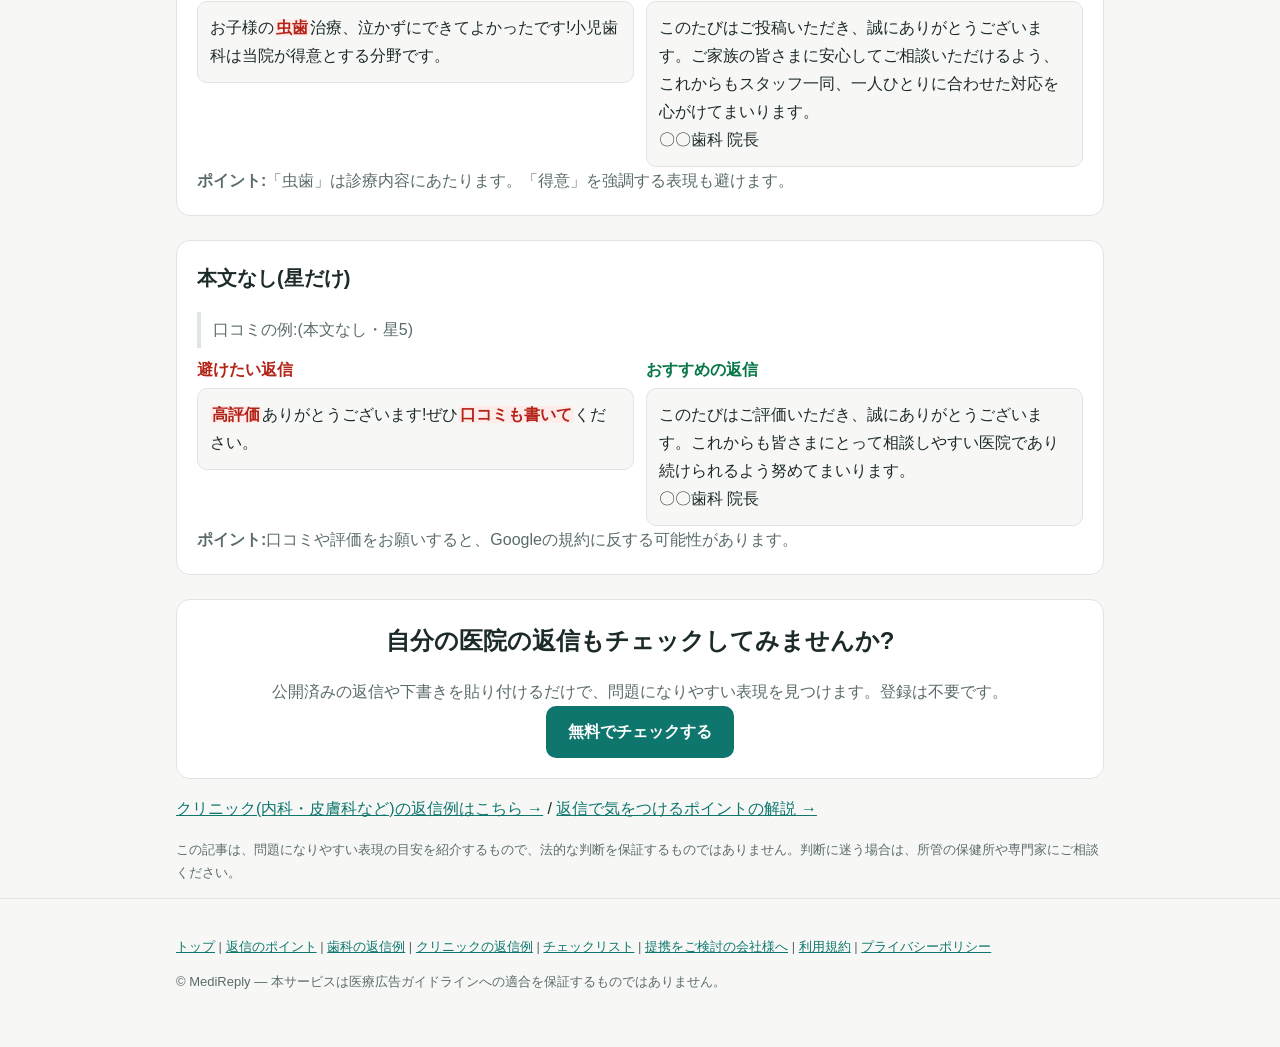
<file: examples-dental.html>
<!doctype html>
<html lang="ja">
<head>
<meta charset="utf-8">
<meta name="viewport" content="width=device-width, initial-scale=1">
<title>歯科医院の口コミ返信例文11選|医療広告ガイドライン・守秘義務に配慮した書き方 | MediReply</title>
<meta name="description" content="歯科医院のGoogle口コミへの返信例文を、星1〜5の状況別に紹介します。「ご来院ありがとうございます」はなぜ避けるべきか、守秘義務と医療広告ガイドラインの観点で、悪い例と良い例を並べて解説します。">
<meta property="og:type" content="article">
<meta property="og:site_name" content="MediReply">
<meta property="og:title" content="歯科医院の口コミ返信例文11選|医療広告ガイドライン・守秘義務に配慮した書き方">
<meta property="og:description" content="歯科医院のGoogle口コミへの返信例文を、星1〜5の状況別に紹介します。「ご来院ありがとうございます」はなぜ避けるべきか、守秘義務と医療広告ガイドラインの観点で、悪い例と良い例を並べて解説します。">
<link rel="stylesheet" href="style.css">
</head>
<body>
<!-- build_static.py が自動で作るファイル。直接編集しない。 -->
<header><div class="wrap"><a class="logo" href="index.html">MediReply</a><a class="btn" href="index.html#tool">返信を無料でチェック</a></div></header>
<main class="wrap">
  <div class="hero">
    <h1>歯科医院の口コミ返信例文11選</h1>
    <p>口コミへの返信は、ほかの患者さんも読んでいます。善意で書いた「ご来院ありがとうございます」「痛くなくてよかったです」が、守秘義務や医療広告ガイドラインに触れることがあります。よくある11の状況ごとに、避けたい返信とおすすめの返信を並べました。赤い部分が、問題になる可能性がある表現です。</p>
  </div>

  <section class="card">
    <h2>返信で守りたい3つのこと</h2>
    <ol>
      <li><b>来院や治療の事実に触れない</b>:「ご来院」「治療を受けられた」や治療・薬の名前などは、投稿者が患者であることや受けた診療を医院が認めることになります。</li>
      <li><b>効果・比較・費用に触れない</b>:「痛くない」「地域一番」「割引」などは、医療広告として問題になる可能性があります。</li>
      <li><b>反論しない</b>:低評価にはお詫びと、直接相談できる窓口の案内にとどめます。</li>
    </ol>
  </section>

  <section>
    <h2>目次</h2>
    <ul class="toc">
<li><a href="#thanks">星5:先生やスタッフへのお礼</a></li>
<li><a href="#no-pain">星5:「痛くなかった」と書かれた</a></li>
<li><a href="#wait-mild">星4:満足だけど待ち時間が気になった</a></li>
<li><a href="#explain">星3:説明がわかりにくかった</a></li>
<li><a href="#wait-long">星2:待ち時間が長い</a></li>
<li><a href="#reception">星1:受付の態度が悪い</a></li>
<li><a href="#price">星1:費用が高い・説明がなかった</a></li>
<li><a href="#pain">星1:治療が痛かった</a></li>
<li><a href="#unknown">星1:心当たりのない内容</a></li>
<li><a href="#kids">星5:子どもへの対応のお礼</a></li>
<li><a href="#stars-only">本文なし(星だけ)</a></li>
    </ul>
  </section>

  <section class="example card" id="thanks">
    <h2>星5:先生やスタッフへのお礼</h2>
    <div class="quote">口コミの例:先生がとても丁寧に説明してくれて、スタッフの方も優しかったです。</div>
    <div class="pair">
      <div class="bad"><div class="label">避けたい返信</div><div class="reply"><mark class="ng">ご来院いただ</mark>きありがとうございます!丁寧な説明が当院の自慢です。地域で<mark class="ng">一番</mark>わかりやすい歯医者を目指しています。</div></div>
      <div class="good"><div class="label">おすすめの返信</div><div class="reply">このたびはご投稿いただき、誠にありがとうございます。温かいお言葉を頂戴し、スタッフ一同大変うれしく思っております。これからも、わかりやすいご説明と丁寧な対応を心がけてまいります。
〇〇歯科 院長</div></div>
    </div>
    <p class="point"><b>ポイント:</b>「ご来院」と書くと、投稿者が来院したことを医院が認めることになります。「地域で一番」は比較優良の表現です。感謝と今後の姿勢だけを伝えます。</p>
  </section>
  <section class="example card" id="no-pain">
    <h2>星5:「痛くなかった」と書かれた</h2>
    <div class="quote">口コミの例:親知らずの抜歯が怖かったけど、全然痛くなかったです!</div>
    <div class="pair">
      <div class="bad"><div class="label">避けたい返信</div><div class="reply"><mark class="ng">親知らず</mark>の<mark class="ng">抜歯</mark>、<mark class="ng">痛くなく</mark>てよかったです!当院は<mark class="ng">痛くない</mark>治療に自信があります。</div></div>
      <div class="good"><div class="label">おすすめの返信</div><div class="reply">このたびはご投稿いただき、誠にありがとうございます。お言葉を励みに、これからも一人ひとりのお気持ちに寄り添った対応に努めてまいります。
〇〇歯科 院長</div></div>
    </div>
    <p class="point"><b>ポイント:</b>口コミに治療名が書かれていても、返信では繰り返しません。「痛くない治療」は効果を約束する表現と受け取られる可能性があります。</p>
  </section>
  <section class="example card" id="wait-mild">
    <h2>星4:満足だけど待ち時間が気になった</h2>
    <div class="quote">口コミの例:説明はわかりやすかったです。ただ予約していても20分ほど待ちました。</div>
    <div class="pair">
      <div class="bad"><div class="label">避けたい返信</div><div class="reply"><mark class="ng">ご来院あり</mark>がとうございます。<mark class="warn">前回</mark>はお待たせしてしまい申し訳ありません。<mark class="warn">次回のご予約</mark>の際は優先してご案内します。</div></div>
      <div class="good"><div class="label">おすすめの返信</div><div class="reply">このたびはご投稿いただき、ありがとうございます。お待たせしてしまったとのこと、大変申し訳ございません。予約の取り方や診療の進め方を見直し、お待ちいただく時間を短くできるよう努めてまいります。
〇〇歯科 院長</div></div>
    </div>
    <p class="point"><b>ポイント:</b>「前回」「次回のご予約」は個別の予約に触れる表現です。お詫びと、医院全体での取り組みを伝えます。</p>
  </section>
  <section class="example card" id="explain">
    <h2>星3:説明がわかりにくかった</h2>
    <div class="quote">口コミの例:治療の説明が専門用語ばかりで、正直よくわかりませんでした。</div>
    <div class="pair">
      <div class="bad"><div class="label">避けたい返信</div><div class="reply"><mark class="ng">インプラント</mark>の説明がわかりにくかったとのこと、失礼しました。次回は<mark class="warn">担当医</mark>から改めてご説明します。</div></div>
      <div class="good"><div class="label">おすすめの返信</div><div class="reply">このたびは貴重なご意見をいただき、ありがとうございます。わかりにくいご説明になってしまったこと、申し訳ございません。専門用語を使わず、図や模型を使ったご説明ができるよう、院内で共有いたします。ご不明な点は、いつでもお電話でお問い合わせください。
〇〇歯科 院長</div></div>
    </div>
    <p class="point"><b>ポイント:</b>治療名や「担当医」に触れると、投稿者が受けた診療内容がわかってしまいます。</p>
  </section>
  <section class="example card" id="wait-long">
    <h2>星2:待ち時間が長い</h2>
    <div class="quote">口コミの例:1時間以上待たされました。予約の意味がないです。</div>
    <div class="pair">
      <div class="bad"><div class="label">避けたい返信</div><div class="reply">当日は急患の方の治療が重なり、お待たせしました。予約時間通りに来られない<mark class="warn">患者様</mark>もいるためご理解ください。</div></div>
      <div class="good"><div class="label">おすすめの返信</div><div class="reply">このたびは長くお待たせしてしまい、誠に申し訳ございません。貴重なお時間をいただいたにもかかわらず、ご不便をおかけしました。予約の枠組みを見直し、お待たせする時間を減らせるよう努めてまいります。
〇〇歯科 院長</div></div>
    </div>
    <p class="point"><b>ポイント:</b>言い訳や、ほかの人のせいにする書き方は、読んだ人の印象を悪くします。「患者様」も避けます。</p>
  </section>
  <section class="example card" id="reception">
    <h2>星1:受付の態度が悪い</h2>
    <div class="quote">口コミの例:受付の人の態度が冷たくて、二度と行きたくないと思いました。</div>
    <div class="pair">
      <div class="bad"><div class="label">避けたい返信</div><div class="reply">当院の受付スタッフはそのような対応はしておりません。<mark class="warn">事実ではない</mark>投稿はお控えください。</div></div>
      <div class="good"><div class="label">おすすめの返信</div><div class="reply">このたびはご不快な思いをおかけし、誠に申し訳ございません。いただいたご意見はスタッフ全員で共有し、一人ひとりが気持ちよくお過ごしいただける対応を徹底いたします。よろしければ、お電話で詳しいお話をお聞かせいただけますと幸いです。
〇〇歯科 院長</div></div>
    </div>
    <p class="point"><b>ポイント:</b>「事実ではない」と反論すると、言い争っている印象になります。お詫びと、直接相談できる窓口の案内にとどめます。</p>
  </section>
  <section class="example card" id="price">
    <h2>星1:費用が高い・説明がなかった</h2>
    <div class="quote">口コミの例:思っていたより会計がずっと高かった。事前に説明してほしかった。</div>
    <div class="pair">
      <div class="bad"><div class="label">避けたい返信</div><div class="reply">当院の費用は地域<mark class="ng">最安</mark>クラスです。次回使える<mark class="ng">割引</mark><mark class="ng">クーポン</mark>をお送りしますので、ご連絡ください。</div></div>
      <div class="good"><div class="label">おすすめの返信</div><div class="reply">このたびはご不快な思いをおかけし、申し訳ございません。費用について、事前に十分なご説明ができていなかったことを重く受け止めております。お会計の目安を事前にお伝えする流れを徹底いたします。ご不明な点は、お電話でお問い合わせください。
〇〇歯科 院長</div></div>
    </div>
    <p class="point"><b>ポイント:</b>「最安」「割引」「クーポン」は費用を強調する表現です。お詫びと、説明の流れを見直すことを伝えます。</p>
  </section>
  <section class="example card" id="pain">
    <h2>星1:治療が痛かった</h2>
    <div class="quote">口コミの例:麻酔が効いていなくて、ものすごく痛かったです。</div>
    <div class="pair">
      <div class="bad"><div class="label">避けたい返信</div><div class="reply">麻酔の<mark class="ng">注射</mark>が効きにくい体質の方もいらっしゃいます。当院は<mark class="ng">最新の</mark>麻酔機器を使っているので、通常は痛くありません。</div></div>
      <div class="good"><div class="label">おすすめの返信</div><div class="reply">このたびはつらい思いをおかけし、誠に申し訳ございません。いただいたお声を真摯に受け止め、院内で共有いたします。お気づきの点やご不安なことがございましたら、お電話でご相談ください。
〇〇歯科 院長</div></div>
    </div>
    <p class="point"><b>ポイント:</b>「注射」「麻酔機器」は診療内容に、「最新の」「痛くありません」は誇大な表現や効果の約束にあたる可能性があります。</p>
  </section>
  <section class="example card" id="unknown">
    <h2>星1:心当たりのない内容</h2>
    <div class="quote">口コミの例:最悪の歯医者。行かないほうがいい。</div>
    <div class="pair">
      <div class="bad"><div class="label">避けたい返信</div><div class="reply"><mark class="ng">カルテ</mark>を確認しましたが、該当する<mark class="warn">患者様</mark>の<mark class="ng">記録はありません</mark>でした。<mark class="warn">虚偽</mark>の投稿として<mark class="warn">削除を依頼</mark>します。</div></div>
      <div class="good"><div class="label">おすすめの返信</div><div class="reply">このたびはご不快な思いをおかけし、申し訳ございません。お気づきの点がございましたら、改善のために詳しいお話を伺いたく存じます。お手数ですが、お電話でご連絡いただけますと幸いです。
〇〇歯科 院長</div></div>
    </div>
    <p class="point"><b>ポイント:</b>「記録がない」と書くこと自体が、記録を調べた結果の開示になります。明らかな規約違反の投稿は、返信ではなくGoogleへの報告で対応します。</p>
  </section>
  <section class="example card" id="kids">
    <h2>星5:子どもへの対応のお礼</h2>
    <div class="quote">口コミの例:怖がりの息子にも優しく接してくれて、泣かずに終わりました。</div>
    <div class="pair">
      <div class="bad"><div class="label">避けたい返信</div><div class="reply">お子様の<mark class="ng">虫歯</mark>治療、泣かずにできてよかったです!小児歯科は当院が得意とする分野です。</div></div>
      <div class="good"><div class="label">おすすめの返信</div><div class="reply">このたびはご投稿いただき、誠にありがとうございます。ご家族の皆さまに安心してご相談いただけるよう、これからもスタッフ一同、一人ひとりに合わせた対応を心がけてまいります。
〇〇歯科 院長</div></div>
    </div>
    <p class="point"><b>ポイント:</b>「虫歯」は診療内容にあたります。「得意」を強調する表現も避けます。</p>
  </section>
  <section class="example card" id="stars-only">
    <h2>本文なし(星だけ)</h2>
    <div class="quote">口コミの例:(本文なし・星5)</div>
    <div class="pair">
      <div class="bad"><div class="label">避けたい返信</div><div class="reply"><mark class="ng">高評価</mark>ありがとうございます!ぜひ<mark class="ng">口コミも書いて</mark>ください。</div></div>
      <div class="good"><div class="label">おすすめの返信</div><div class="reply">このたびはご評価いただき、誠にありがとうございます。これからも皆さまにとって相談しやすい医院であり続けられるよう努めてまいります。
〇〇歯科 院長</div></div>
    </div>
    <p class="point"><b>ポイント:</b>口コミや評価をお願いすると、Googleの規約に反する可能性があります。</p>
  </section>

  <section class="card cta">
    <h2>自分の医院の返信もチェックしてみませんか?</h2>
    <p>公開済みの返信や下書きを貼り付けるだけで、問題になりやすい表現を見つけます。登録は不要です。</p>
    <p><a class="btn" href="index.html#tool">無料でチェックする</a></p>
  </section>
  <p><a href="examples-clinic.html">クリニック(内科・皮膚科など)の返信例はこちら →</a> / <a href="guide.html">返信で気をつけるポイントの解説 →</a></p>
  <p class="note">この記事は、問題になりやすい表現の目安を紹介するもので、法的な判断を保証するものではありません。判断に迷う場合は、所管の保健所や専門家にご相談ください。</p>
</main>
<footer><div class="wrap">
  <p><a href="index.html">トップ</a> | <a href="guide.html">返信のポイント</a> | <a href="examples-dental.html">歯科の返信例</a> | <a href="examples-clinic.html">クリニックの返信例</a> | <a href="checklist.html">チェックリスト</a> | <a href="for-partners.html">提携をご検討の会社様へ</a> | <a href="terms.html">利用規約</a> | <a href="privacy.html">プライバシーポリシー</a></p>
  <p>© MediReply — 本サービスは医療広告ガイドラインへの適合を保証するものではありません。</p>
</div></footer>
</body>
</html>
</file>
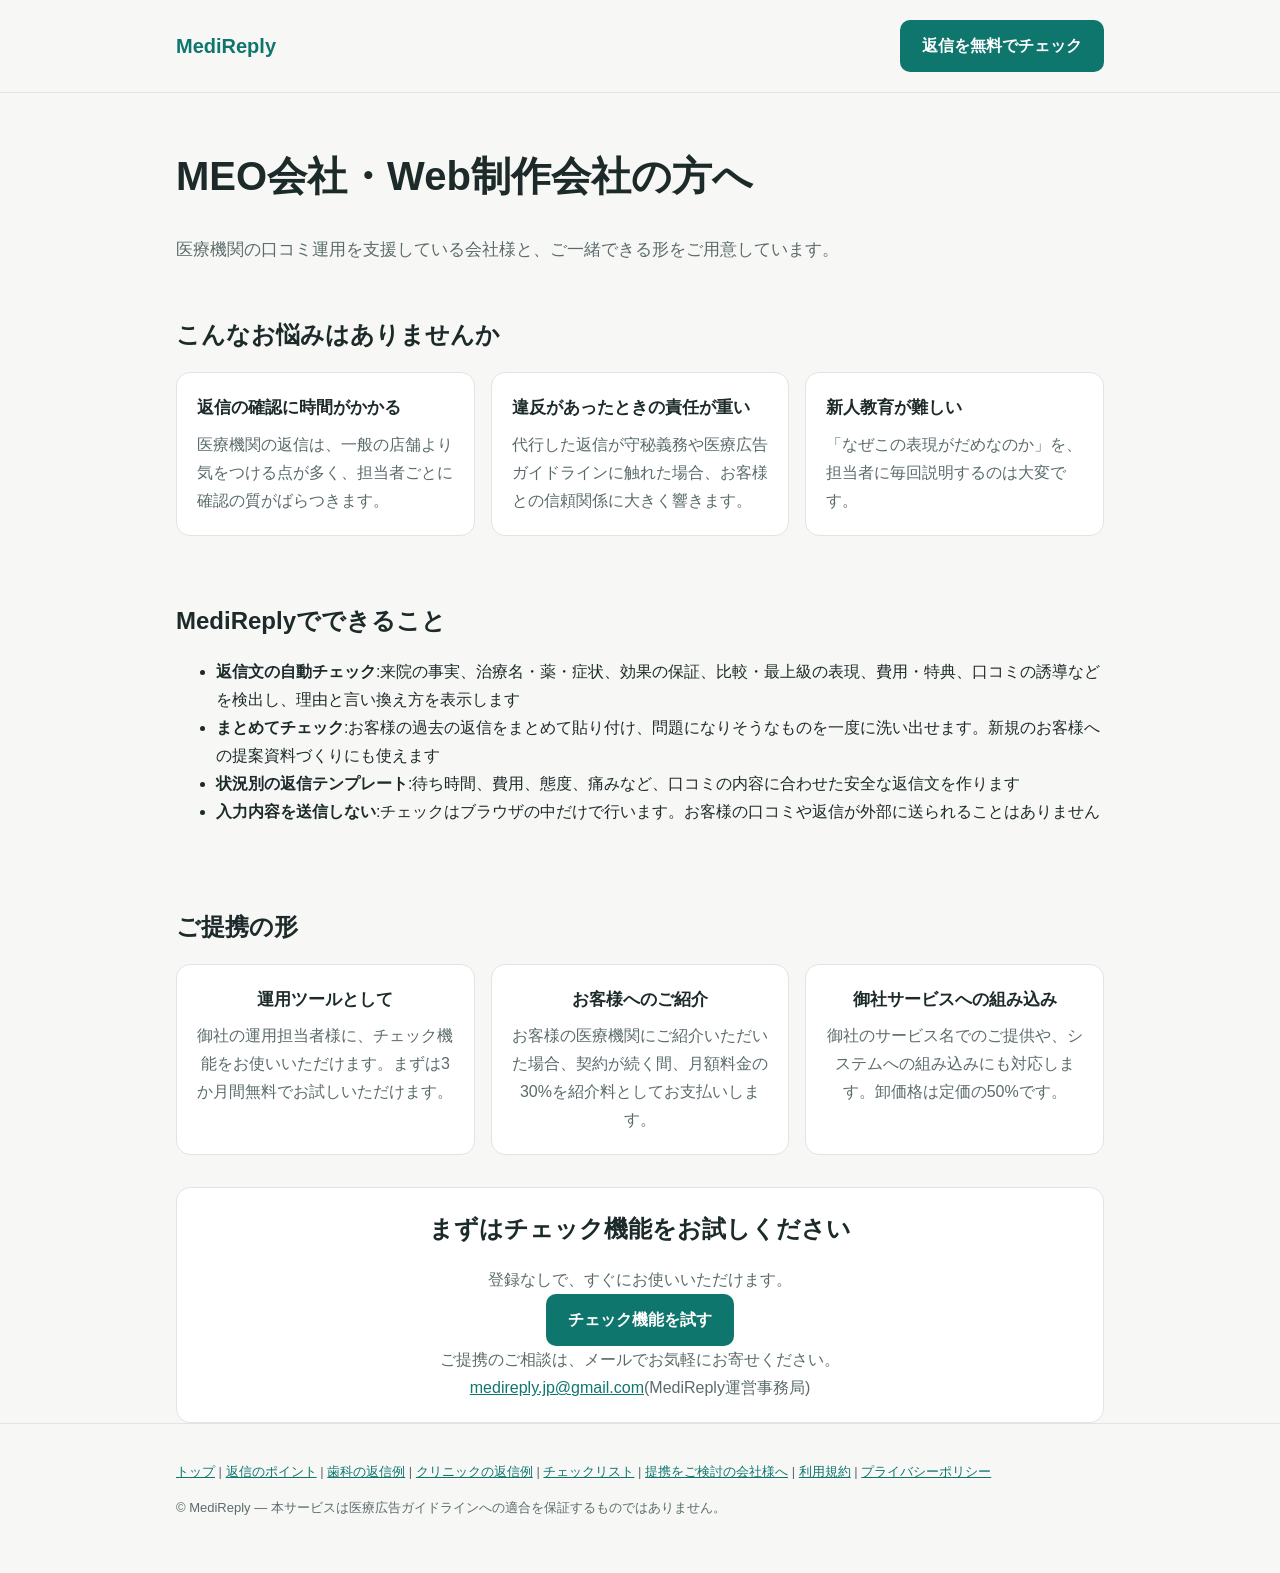
<file: for-partners.html>
<!doctype html>
<html lang="ja">
<head>
<meta charset="utf-8">
<meta name="viewport" content="width=device-width, initial-scale=1">
<title>MEO会社・Web制作会社の方へ|医療機関の口コミ返信チェックのご提携 | MediReply</title>
<meta name="description" content="歯科医院・クリニックの口コミ運用を支援している会社様向けのご案内です。返信文の守秘義務・医療広告ガイドラインのチェックを、運用担当者のツールとして、またはお客様向けサービスとしてご利用いただけます。">
<meta property="og:type" content="article">
<meta property="og:site_name" content="MediReply">
<meta property="og:title" content="MEO会社・Web制作会社の方へ|医療機関の口コミ返信チェックのご提携">
<meta property="og:description" content="歯科医院・クリニックの口コミ運用を支援している会社様向けのご案内です。返信文の守秘義務・医療広告ガイドラインのチェックを、運用担当者のツールとして、またはお客様向けサービスとしてご利用いただけます。">
<link rel="stylesheet" href="style.css">
</head>
<body>
<!-- build_static.py が自動で作るファイル。直接編集しない。 -->
<header><div class="wrap"><a class="logo" href="index.html">MediReply</a><a class="btn" href="index.html#tool">返信を無料でチェック</a></div></header>
<main class="wrap">
  <div class="hero"><h1>MEO会社・Web制作会社の方へ</h1></div>

  <p class="hero-lead">医療機関の口コミ運用を支援している会社様と、ご一緒できる形をご用意しています。</p>

  <section>
    <h2>こんなお悩みはありませんか</h2>
    <div class="grid">
      <div class="card"><h3>返信の確認に時間がかかる</h3><p>医療機関の返信は、一般の店舗より気をつける点が多く、担当者ごとに確認の質がばらつきます。</p></div>
      <div class="card"><h3>違反があったときの責任が重い</h3><p>代行した返信が守秘義務や医療広告ガイドラインに触れた場合、お客様との信頼関係に大きく響きます。</p></div>
      <div class="card"><h3>新人教育が難しい</h3><p>「なぜこの表現がだめなのか」を、担当者に毎回説明するのは大変です。</p></div>
    </div>
  </section>

  <section>
    <h2>MediReplyでできること</h2>
    <ul>
      <li><b>返信文の自動チェック</b>:来院の事実、治療名・薬・症状、効果の保証、比較・最上級の表現、費用・特典、口コミの誘導などを検出し、理由と言い換え方を表示します</li>
      <li><b>まとめてチェック</b>:お客様の過去の返信をまとめて貼り付け、問題になりそうなものを一度に洗い出せます。新規のお客様への提案資料づくりにも使えます</li>
      <li><b>状況別の返信テンプレート</b>:待ち時間、費用、態度、痛みなど、口コミの内容に合わせた安全な返信文を作ります</li>
      <li><b>入力内容を送信しない</b>:チェックはブラウザの中だけで行います。お客様の口コミや返信が外部に送られることはありません</li>
    </ul>
  </section>

  <section>
    <h2>ご提携の形</h2>
    <div class="grid">
      <div class="card price"><h3>運用ツールとして</h3><p>御社の運用担当者様に、チェック機能をお使いいただけます。まずは3か月間無料でお試しいただけます。</p></div>
      <div class="card price"><h3>お客様へのご紹介</h3><p>お客様の医療機関にご紹介いただいた場合、契約が続く間、月額料金の30%を紹介料としてお支払いします。</p></div>
      <div class="card price"><h3>御社サービスへの組み込み</h3><p>御社のサービス名でのご提供や、システムへの組み込みにも対応します。卸価格は定価の50%です。</p></div>
    </div>
  </section>

  <section class="card cta">
    <h2>まずはチェック機能をお試しください</h2>
    <p>登録なしで、すぐにお使いいただけます。</p>
    <p><a class="btn" href="index.html#tool">チェック機能を試す</a></p>
    <p>ご提携のご相談は、メールでお気軽にお寄せください。<br>
      <a href="mailto:medireply.jp@gmail.com?subject=%E3%81%94%E6%8F%90%E6%90%BA%E3%81%AE%E3%81%94%E7%9B%B8%E8%AB%87">medireply.jp@gmail.com</a>(MediReply運営事務局)</p>
  </section>
</main>
<footer><div class="wrap">
  <p><a href="index.html">トップ</a> | <a href="guide.html">返信のポイント</a> | <a href="examples-dental.html">歯科の返信例</a> | <a href="examples-clinic.html">クリニックの返信例</a> | <a href="checklist.html">チェックリスト</a> | <a href="for-partners.html">提携をご検討の会社様へ</a> | <a href="terms.html">利用規約</a> | <a href="privacy.html">プライバシーポリシー</a></p>
  <p>© MediReply — 本サービスは医療広告ガイドラインへの適合を保証するものではありません。</p>
</div></footer>
</body>
</html>
</file>
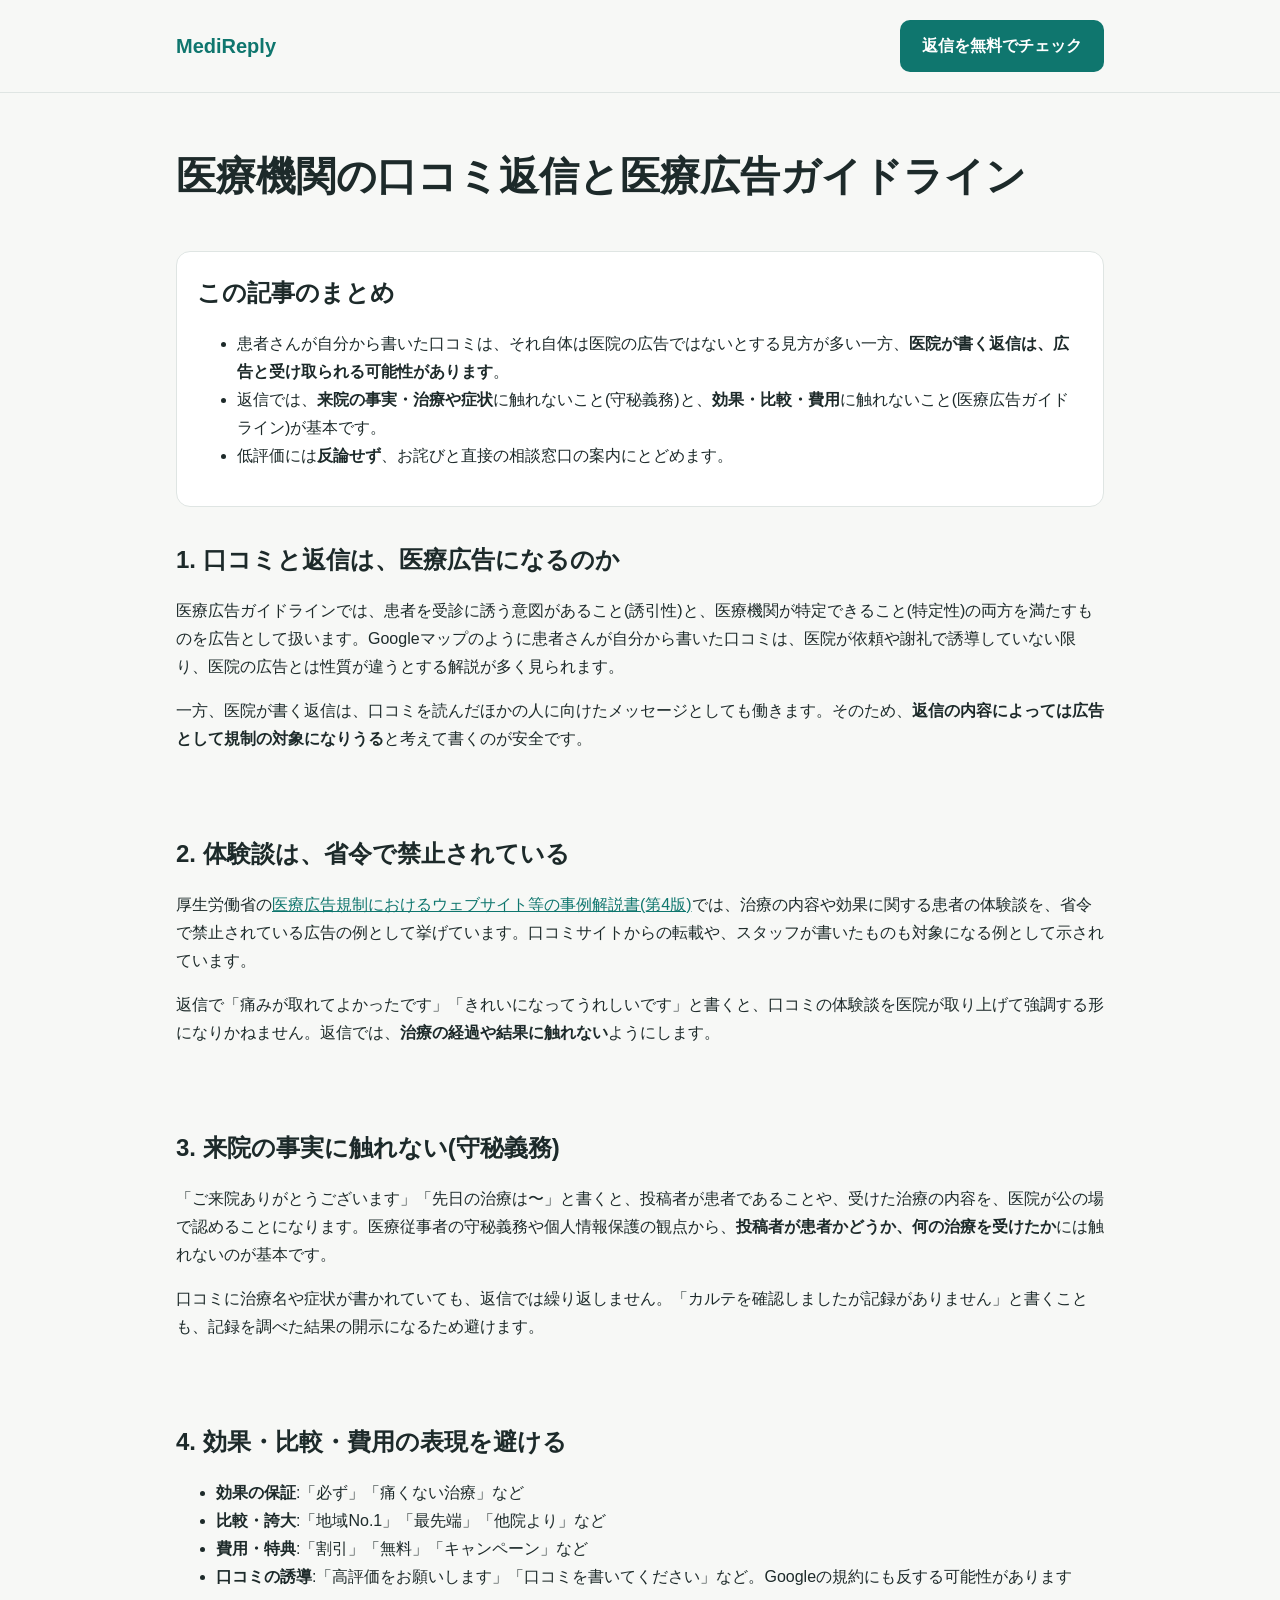
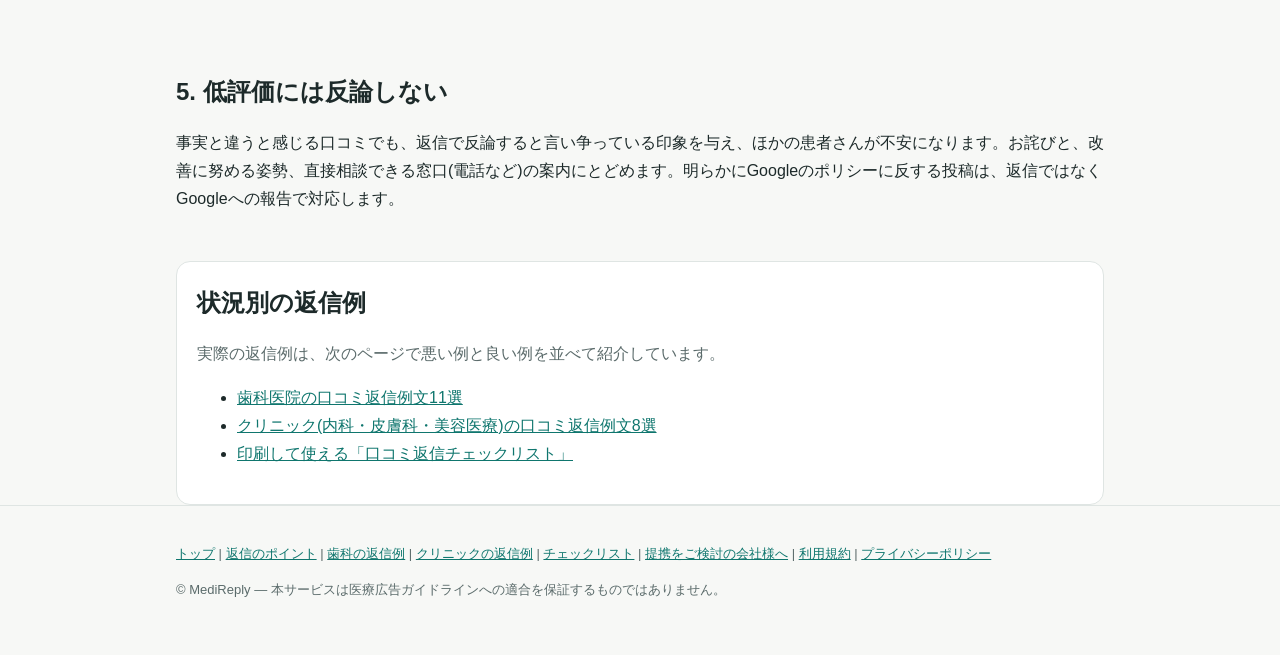
<file: guide.html>
<!doctype html>
<html lang="ja">
<head>
<meta charset="utf-8">
<meta name="viewport" content="width=device-width, initial-scale=1">
<title>医療機関の口コミ返信と医療広告ガイドライン|返信で気をつける5つのポイント | MediReply</title>
<meta name="description" content="歯科医院・クリニックがGoogle口コミに返信するとき、医療広告ガイドラインと守秘義務の観点で気をつけたいポイントを解説します。体験談の扱い、来院の事実、効果・比較・費用の表現、低評価への対応まで。">
<meta property="og:type" content="article">
<meta property="og:site_name" content="MediReply">
<meta property="og:title" content="医療機関の口コミ返信と医療広告ガイドライン|返信で気をつける5つのポイント">
<meta property="og:description" content="歯科医院・クリニックがGoogle口コミに返信するとき、医療広告ガイドラインと守秘義務の観点で気をつけたいポイントを解説します。体験談の扱い、来院の事実、効果・比較・費用の表現、低評価への対応まで。">
<link rel="stylesheet" href="style.css">
</head>
<body>
<!-- build_static.py が自動で作るファイル。直接編集しない。 -->
<header><div class="wrap"><a class="logo" href="index.html">MediReply</a><a class="btn" href="index.html#tool">返信を無料でチェック</a></div></header>
<main class="wrap">
  <div class="hero"><h1>医療機関の口コミ返信と医療広告ガイドライン</h1></div>

  <section class="card">
    <h2>この記事のまとめ</h2>
    <ul>
      <li>患者さんが自分から書いた口コミは、それ自体は医院の広告ではないとする見方が多い一方、<b>医院が書く返信は、広告と受け取られる可能性があります</b>。</li>
      <li>返信では、<b>来院の事実・治療や症状</b>に触れないこと(守秘義務)と、<b>効果・比較・費用</b>に触れないこと(医療広告ガイドライン)が基本です。</li>
      <li>低評価には<b>反論せず</b>、お詫びと直接の相談窓口の案内にとどめます。</li>
    </ul>
  </section>

  <section>
    <h2>1. 口コミと返信は、医療広告になるのか</h2>
    <p>医療広告ガイドラインでは、患者を受診に誘う意図があること(誘引性)と、医療機関が特定できること(特定性)の両方を満たすものを広告として扱います。Googleマップのように患者さんが自分から書いた口コミは、医院が依頼や謝礼で誘導していない限り、医院の広告とは性質が違うとする解説が多く見られます。</p>
    <p>一方、医院が書く返信は、口コミを読んだほかの人に向けたメッセージとしても働きます。そのため、<b>返信の内容によっては広告として規制の対象になりうる</b>と考えて書くのが安全です。</p>
  </section>

  <section>
    <h2>2. 体験談は、省令で禁止されている</h2>
    <p>厚生労働省の<a href="https://www.mhlw.go.jp/content/10800000/001680061.pdf">医療広告規制におけるウェブサイト等の事例解説書(第4版)</a>では、治療の内容や効果に関する患者の体験談を、省令で禁止されている広告の例として挙げています。口コミサイトからの転載や、スタッフが書いたものも対象になる例として示されています。</p>
    <p>返信で「痛みが取れてよかったです」「きれいになってうれしいです」と書くと、口コミの体験談を医院が取り上げて強調する形になりかねません。返信では、<b>治療の経過や結果に触れない</b>ようにします。</p>
  </section>

  <section>
    <h2>3. 来院の事実に触れない(守秘義務)</h2>
    <p>「ご来院ありがとうございます」「先日の治療は〜」と書くと、投稿者が患者であることや、受けた治療の内容を、医院が公の場で認めることになります。医療従事者の守秘義務や個人情報保護の観点から、<b>投稿者が患者かどうか、何の治療を受けたか</b>には触れないのが基本です。</p>
    <p>口コミに治療名や症状が書かれていても、返信では繰り返しません。「カルテを確認しましたが記録がありません」と書くことも、記録を調べた結果の開示になるため避けます。</p>
  </section>

  <section>
    <h2>4. 効果・比較・費用の表現を避ける</h2>
    <ul>
      <li><b>効果の保証</b>:「必ず」「痛くない治療」など</li>
      <li><b>比較・誇大</b>:「地域No.1」「最先端」「他院より」など</li>
      <li><b>費用・特典</b>:「割引」「無料」「キャンペーン」など</li>
      <li><b>口コミの誘導</b>:「高評価をお願いします」「口コミを書いてください」など。Googleの規約にも反する可能性があります</li>
    </ul>
  </section>

  <section>
    <h2>5. 低評価には反論しない</h2>
    <p>事実と違うと感じる口コミでも、返信で反論すると言い争っている印象を与え、ほかの患者さんが不安になります。お詫びと、改善に努める姿勢、直接相談できる窓口(電話など)の案内にとどめます。明らかにGoogleのポリシーに反する投稿は、返信ではなくGoogleへの報告で対応します。</p>
  </section>

  <section class="card">
    <h2>状況別の返信例</h2>
    <p>実際の返信例は、次のページで悪い例と良い例を並べて紹介しています。</p>
    <ul>
      <li><a href="examples-dental.html">歯科医院の口コミ返信例文11選</a></li>
      <li><a href="examples-clinic.html">クリニック(内科・皮膚科・美容医療)の口コミ返信例文8選</a></li>
      <li><a href="checklist.html">印刷して使える「口コミ返信チェックリスト」</a></li>
    </ul>
  </section>
</main>
<footer><div class="wrap">
  <p><a href="index.html">トップ</a> | <a href="guide.html">返信のポイント</a> | <a href="examples-dental.html">歯科の返信例</a> | <a href="examples-clinic.html">クリニックの返信例</a> | <a href="checklist.html">チェックリスト</a> | <a href="for-partners.html">提携をご検討の会社様へ</a> | <a href="terms.html">利用規約</a> | <a href="privacy.html">プライバシーポリシー</a></p>
  <p>© MediReply — 本サービスは医療広告ガイドラインへの適合を保証するものではありません。</p>
</div></footer>
</body>
</html>
</file>
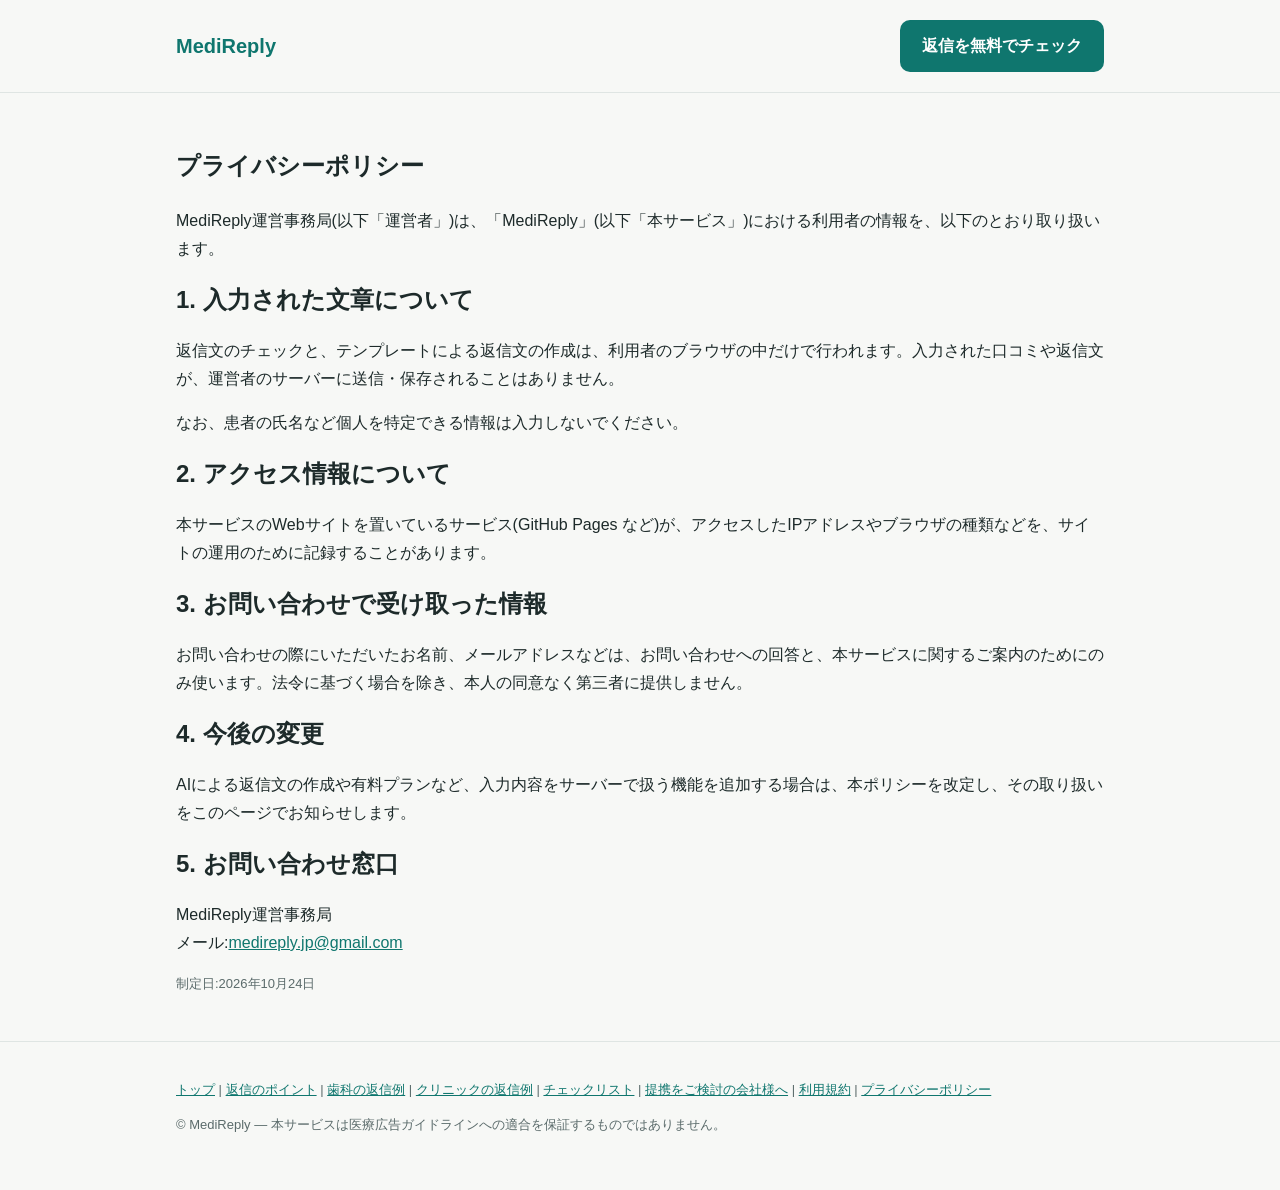
<file: privacy.html>
<!doctype html>
<html lang="ja">
<head>
<meta charset="utf-8">
<meta name="viewport" content="width=device-width, initial-scale=1">
<title>プライバシーポリシー | MediReply</title>
<link rel="stylesheet" href="style.css">
</head>
<body>
<header><div class="wrap"><a class="logo" href="index.html">MediReply</a><a class="btn" href="index.html#tool">返信を無料でチェック</a></div></header>
<main class="wrap">
  <section>
    <h1>プライバシーポリシー</h1>
    <p>MediReply運営事務局(以下「運営者」)は、「MediReply」(以下「本サービス」)における利用者の情報を、以下のとおり取り扱います。</p>

    <h2>1. 入力された文章について</h2>
    <p>返信文のチェックと、テンプレートによる返信文の作成は、利用者のブラウザの中だけで行われます。入力された口コミや返信文が、運営者のサーバーに送信・保存されることはありません。</p>
    <p>なお、患者の氏名など個人を特定できる情報は入力しないでください。</p>

    <h2>2. アクセス情報について</h2>
    <p>本サービスのWebサイトを置いているサービス(GitHub Pages など)が、アクセスしたIPアドレスやブラウザの種類などを、サイトの運用のために記録することがあります。</p>

    <h2>3. お問い合わせで受け取った情報</h2>
    <p>お問い合わせの際にいただいたお名前、メールアドレスなどは、お問い合わせへの回答と、本サービスに関するご案内のためにのみ使います。法令に基づく場合を除き、本人の同意なく第三者に提供しません。</p>

    <h2>4. 今後の変更</h2>
    <p>AIによる返信文の作成や有料プランなど、入力内容をサーバーで扱う機能を追加する場合は、本ポリシーを改定し、その取り扱いをこのページでお知らせします。</p>

    <h2>5. お問い合わせ窓口</h2>
    <p>MediReply運営事務局<br>メール:<a href="mailto:medireply.jp@gmail.com">medireply.jp@gmail.com</a></p>

    <p class="note">制定日:2026年10月24日</p>
  </section>
</main>
<footer><div class="wrap">
  <p><a href="index.html">トップ</a> | <a href="guide.html">返信のポイント</a> | <a href="examples-dental.html">歯科の返信例</a> | <a href="examples-clinic.html">クリニックの返信例</a> | <a href="checklist.html">チェックリスト</a> | <a href="for-partners.html">提携をご検討の会社様へ</a> | <a href="terms.html">利用規約</a> | <a href="privacy.html">プライバシーポリシー</a></p>
  <p>© MediReply — 本サービスは医療広告ガイドラインへの適合を保証するものではありません。</p>
</div></footer>
</body>
</html>
</file>
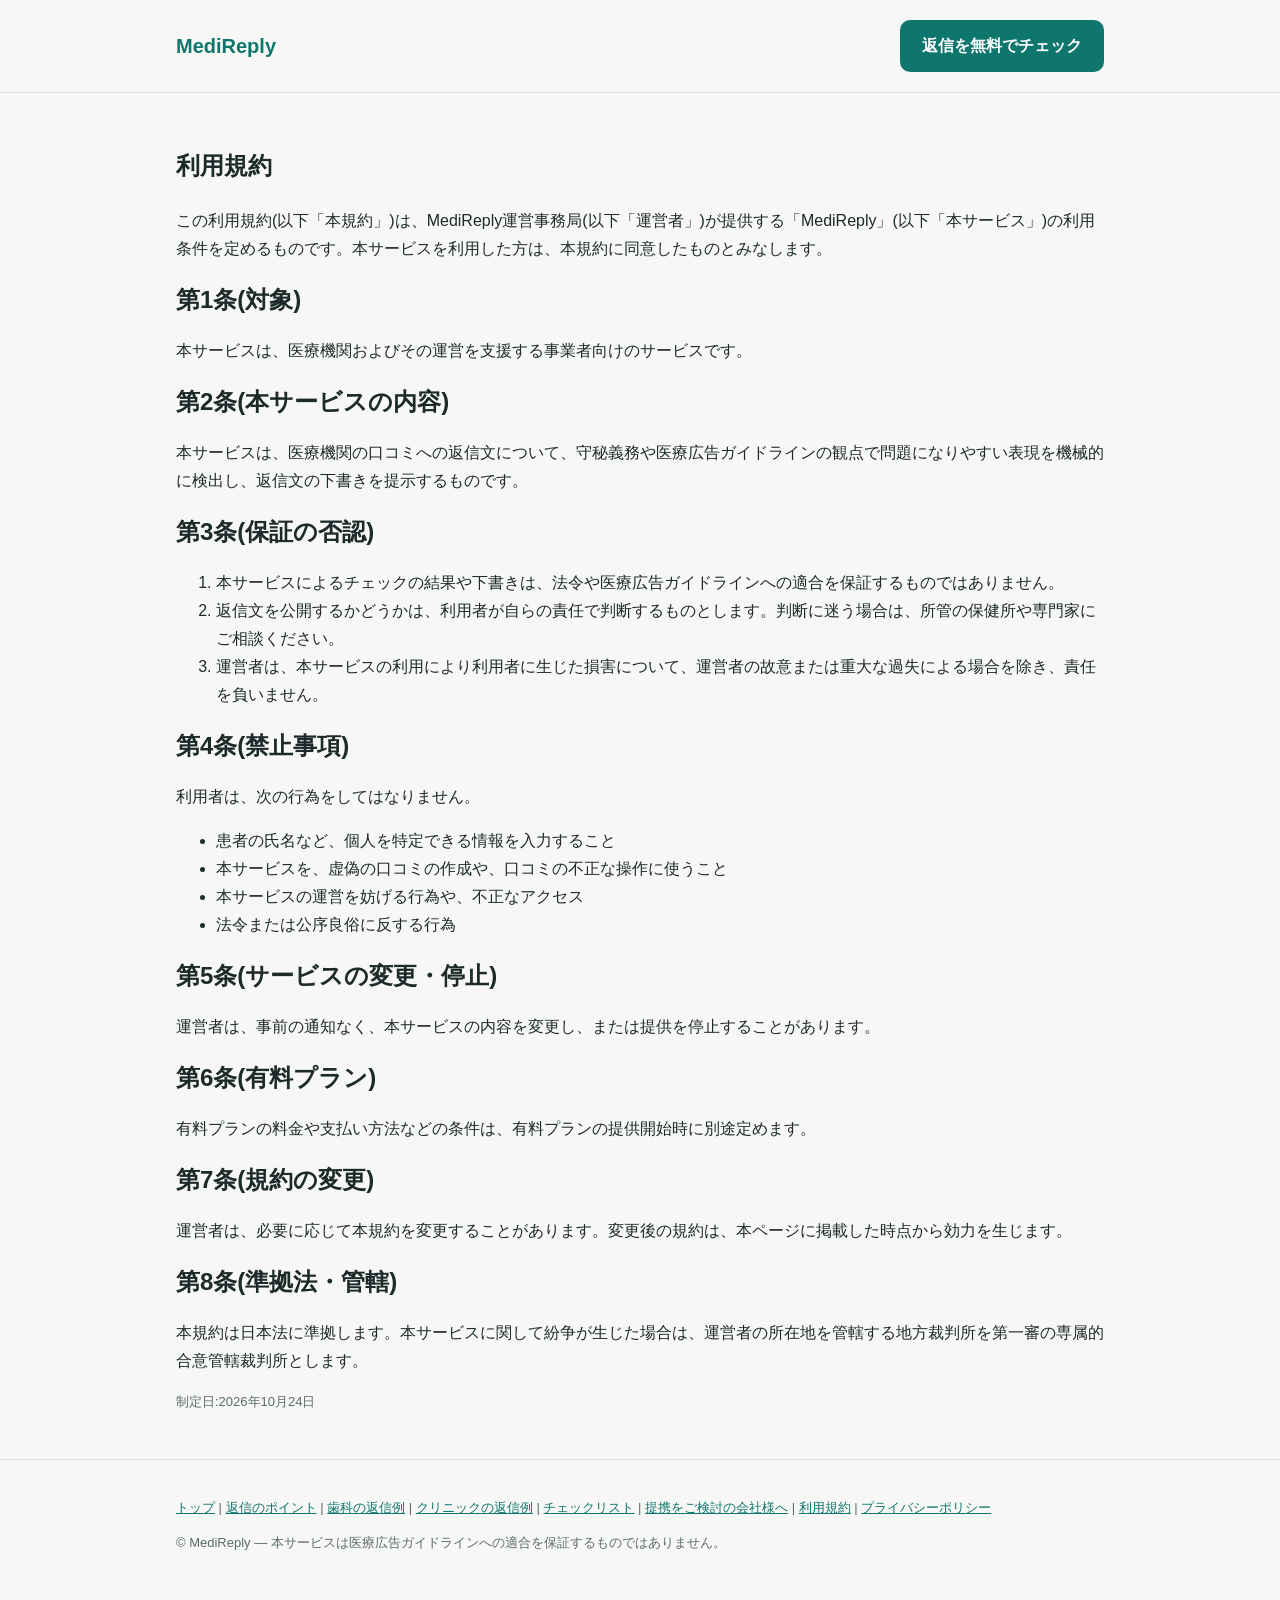
<file: terms.html>
<!doctype html>
<html lang="ja">
<head>
<meta charset="utf-8">
<meta name="viewport" content="width=device-width, initial-scale=1">
<title>利用規約 | MediReply</title>
<link rel="stylesheet" href="style.css">
</head>
<body>
<header><div class="wrap"><a class="logo" href="index.html">MediReply</a><a class="btn" href="index.html#tool">返信を無料でチェック</a></div></header>
<main class="wrap">
  <section>
    <h1>利用規約</h1>
    <p>この利用規約(以下「本規約」)は、MediReply運営事務局(以下「運営者」)が提供する「MediReply」(以下「本サービス」)の利用条件を定めるものです。本サービスを利用した方は、本規約に同意したものとみなします。</p>

    <h2>第1条(対象)</h2>
    <p>本サービスは、医療機関およびその運営を支援する事業者向けのサービスです。</p>

    <h2>第2条(本サービスの内容)</h2>
    <p>本サービスは、医療機関の口コミへの返信文について、守秘義務や医療広告ガイドラインの観点で問題になりやすい表現を機械的に検出し、返信文の下書きを提示するものです。</p>

    <h2>第3条(保証の否認)</h2>
    <ol>
      <li>本サービスによるチェックの結果や下書きは、法令や医療広告ガイドラインへの適合を保証するものではありません。</li>
      <li>返信文を公開するかどうかは、利用者が自らの責任で判断するものとします。判断に迷う場合は、所管の保健所や専門家にご相談ください。</li>
      <li>運営者は、本サービスの利用により利用者に生じた損害について、運営者の故意または重大な過失による場合を除き、責任を負いません。</li>
    </ol>

    <h2>第4条(禁止事項)</h2>
    <p>利用者は、次の行為をしてはなりません。</p>
    <ul>
      <li>患者の氏名など、個人を特定できる情報を入力すること</li>
      <li>本サービスを、虚偽の口コミの作成や、口コミの不正な操作に使うこと</li>
      <li>本サービスの運営を妨げる行為や、不正なアクセス</li>
      <li>法令または公序良俗に反する行為</li>
    </ul>

    <h2>第5条(サービスの変更・停止)</h2>
    <p>運営者は、事前の通知なく、本サービスの内容を変更し、または提供を停止することがあります。</p>

    <h2>第6条(有料プラン)</h2>
    <p>有料プランの料金や支払い方法などの条件は、有料プランの提供開始時に別途定めます。</p>

    <h2>第7条(規約の変更)</h2>
    <p>運営者は、必要に応じて本規約を変更することがあります。変更後の規約は、本ページに掲載した時点から効力を生じます。</p>

    <h2>第8条(準拠法・管轄)</h2>
    <p>本規約は日本法に準拠します。本サービスに関して紛争が生じた場合は、運営者の所在地を管轄する地方裁判所を第一審の専属的合意管轄裁判所とします。</p>

    <p class="note">制定日:2026年10月24日</p>
  </section>
</main>
<footer><div class="wrap">
  <p><a href="index.html">トップ</a> | <a href="guide.html">返信のポイント</a> | <a href="examples-dental.html">歯科の返信例</a> | <a href="examples-clinic.html">クリニックの返信例</a> | <a href="checklist.html">チェックリスト</a> | <a href="for-partners.html">提携をご検討の会社様へ</a> | <a href="terms.html">利用規約</a> | <a href="privacy.html">プライバシーポリシー</a></p>
  <p>© MediReply — 本サービスは医療広告ガイドラインへの適合を保証するものではありません。</p>
</div></footer>
</body>
</html>
</file>
<file: style.css>
:root{--bg:#f7f8f6;--card:#fff;--ink:#1d2a2a;--sub:#5b6b6b;--line:#dfe5e3;--brand:#0f766e;--brand-ink:#fff;--ng:#b42318;--ng-bg:#fdecea;--warn:#8a5a00;--warn-bg:#fff4dc;--ok:#067647;--ok-bg:#e7f6ec}
@media (prefers-color-scheme:dark){:root{--bg:#111716;--card:#18201f;--ink:#e6eeec;--sub:#9fb0ad;--line:#2a3533;--brand:#2dd4bf;--brand-ink:#05201d;--ng:#ff8a80;--ng-bg:#3a1714;--warn:#ffcf70;--warn-bg:#352a10;--ok:#6ee7a8;--ok-bg:#10301f}}
*{box-sizing:border-box}
body{margin:0;background:var(--bg);color:var(--ink);font-family:"Hiragino Sans","Noto Sans JP","Yu Gothic UI",sans-serif;line-height:1.75}
a{color:var(--brand)}
.wrap{max-width:960px;margin:0 auto;padding:0 16px}
header{padding:20px 0;border-bottom:1px solid var(--line)}
header .wrap{display:flex;justify-content:space-between;align-items:center;gap:12px}
.logo{font-weight:800;font-size:20px;color:var(--brand);text-decoration:none}
.hero{padding:56px 0 32px}
.hero h1{font-size:clamp(26px,4.5vw,40px);line-height:1.35;margin:0 0 16px}
.hero p{color:var(--sub);font-size:17px;max-width:640px}
.btn{display:inline-block;background:var(--brand);color:var(--brand-ink);border:0;border-radius:10px;padding:12px 22px;font-size:16px;font-weight:700;cursor:pointer;text-decoration:none}
.btn:disabled{opacity:.6;cursor:wait}
section{padding:32px 0}
h2{font-size:24px;margin:0 0 16px}
.grid{display:grid;gap:16px;grid-template-columns:repeat(auto-fit,minmax(240px,1fr))}
.card{background:var(--card);border:1px solid var(--line);border-radius:14px;padding:20px}
.card h3{margin:0 0 8px;font-size:17px}
.card p{margin:0;color:var(--sub)}
.tabs{display:flex;gap:8px;margin-bottom:12px;flex-wrap:wrap}
.tab{background:transparent;border:1px solid var(--line);color:var(--ink);border-radius:999px;padding:6px 16px;cursor:pointer;font-size:15px}
.tab[aria-selected=true]{background:var(--brand);color:var(--brand-ink);border-color:var(--brand)}
label{display:block;font-weight:700;margin:12px 0 4px}
textarea,input,select{width:100%;font:inherit;color:var(--ink);background:var(--bg);border:1px solid var(--line);border-radius:10px;padding:10px}
textarea{min-height:120px;resize:vertical}
.row{display:grid;gap:12px;grid-template-columns:1fr 1fr}
@media (max-width:560px){.row{grid-template-columns:1fr}}
.result{margin-top:16px}
.status{border-radius:10px;padding:10px 14px;font-weight:700;margin-bottom:10px}
.status.ok{background:var(--ok-bg);color:var(--ok)}
.status.ng{background:var(--ng-bg);color:var(--ng)}
.reply{white-space:pre-wrap;background:var(--bg);border:1px solid var(--line);border-radius:10px;padding:12px}
mark.ng{background:var(--ng-bg);color:var(--ng);font-weight:700;border-radius:4px;padding:0 2px}
mark.warn{background:var(--warn-bg);color:var(--warn);font-weight:700;border-radius:4px;padding:0 2px}
.finding{border-left:4px solid var(--ng);padding:6px 12px;margin:8px 0;background:var(--card)}
.finding.warn{border-color:var(--warn)}
.finding small{color:var(--sub)}
.price{text-align:center}
.price .yen{font-size:30px;font-weight:800}
.price ul{text-align:left;padding-left:20px;color:var(--sub)}
.note{font-size:13px;color:var(--sub)}
footer{border-top:1px solid var(--line);padding:24px 0 40px;color:var(--sub);font-size:13px}
details{background:var(--card);border:1px solid var(--line);border-radius:12px;padding:12px 16px;margin:8px 0}
summary{font-weight:700;cursor:pointer}
/* 返信例ページ */
.toc{columns:2;padding-left:20px}
@media (max-width:560px){.toc{columns:1}}
.example{margin:24px 0}
.example h2{font-size:20px}
.quote{color:var(--sub);border-left:4px solid var(--line);padding:4px 12px;margin:8px 0}
.pair{display:grid;gap:12px;grid-template-columns:1fr 1fr}
@media (max-width:720px){.pair{grid-template-columns:1fr}}
.pair .label{font-weight:700;margin-bottom:4px}
.pair .bad .label{color:var(--ng)}
.pair .good .label{color:var(--ok)}
.point{margin-top:12px}
.cta{text-align:center}
.hero-lead{color:var(--sub);font-size:17px;margin-top:-16px}
/* チェックリスト */
.checklist label{display:flex;gap:10px;align-items:flex-start;font-weight:400;margin:8px 0}
.checklist input{width:auto;margin-top:6px}
.checklist h2{font-size:18px;margin-top:20px}
.print-only{display:none}
@media print{header,footer,.no-print,.btn{display:none!important}.print-only{display:block}body{background:#fff;color:#000}.card{border:1px solid #999}}
</file>
